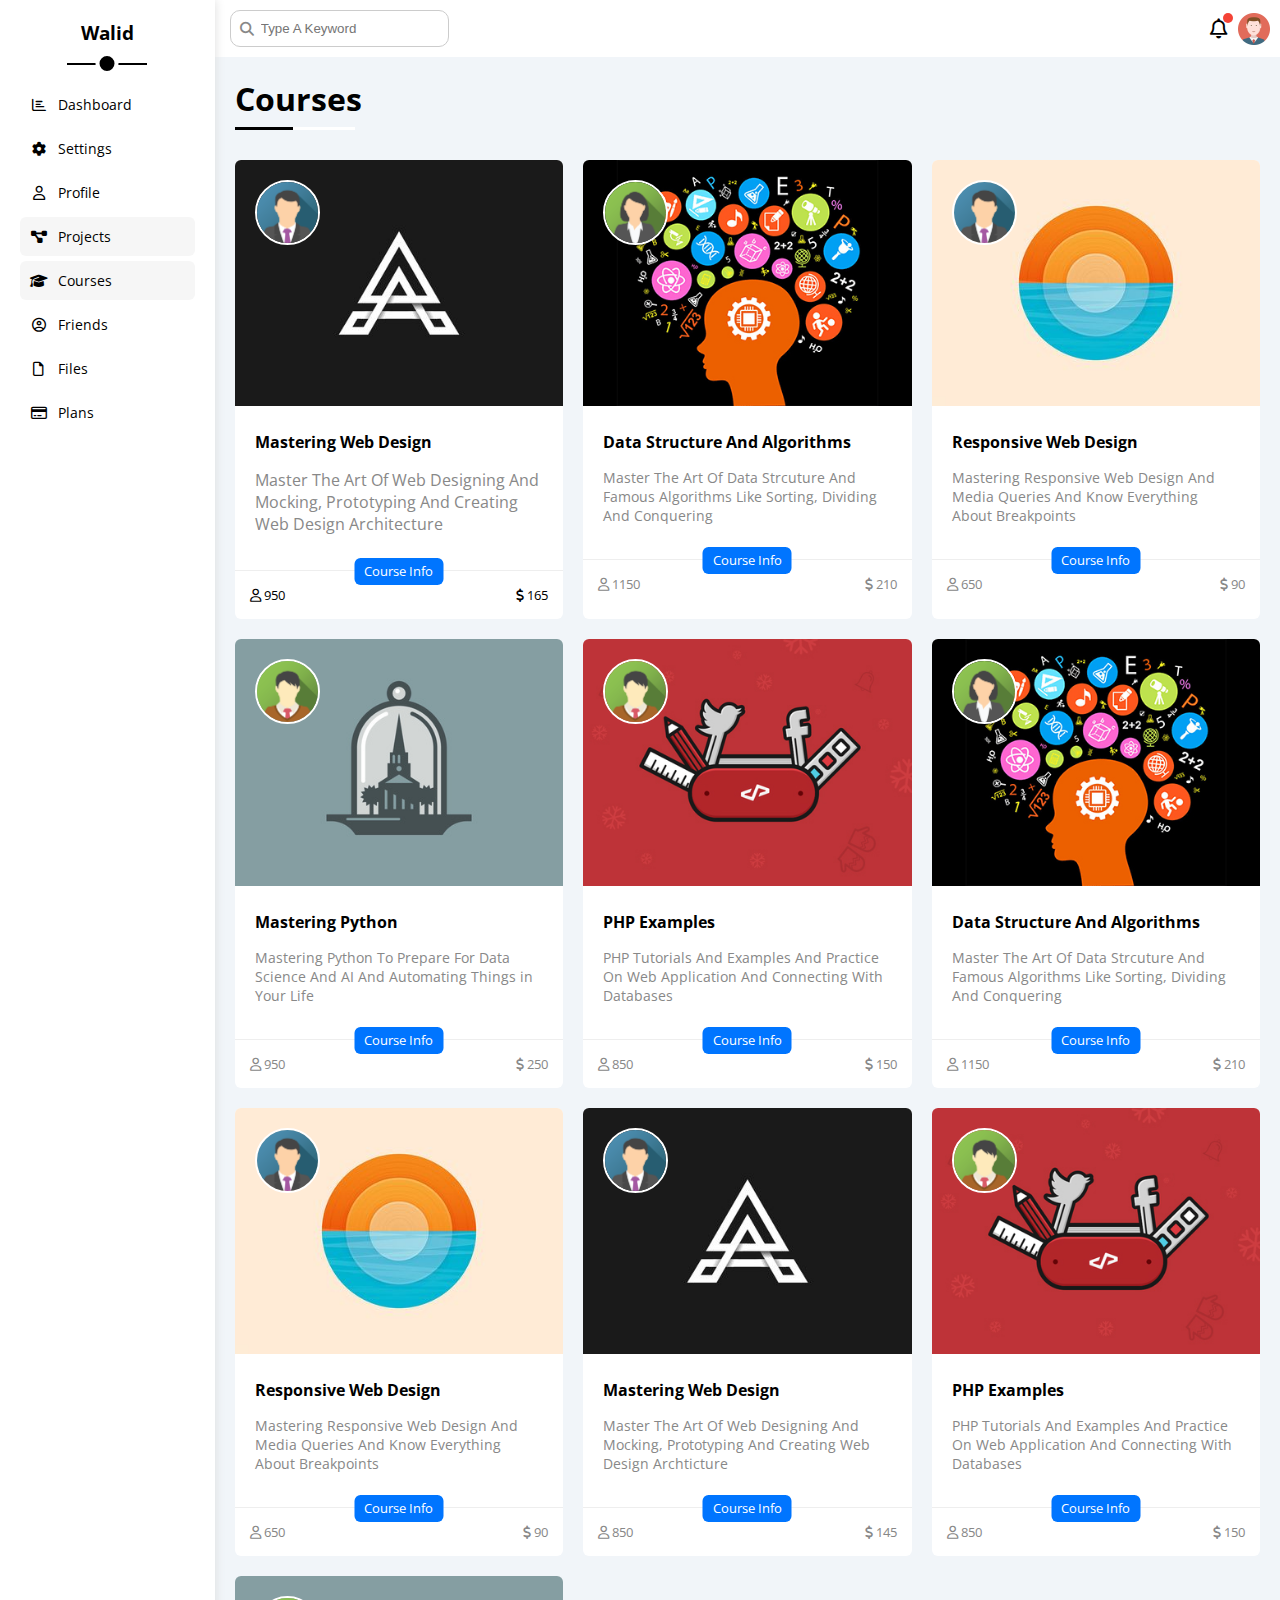
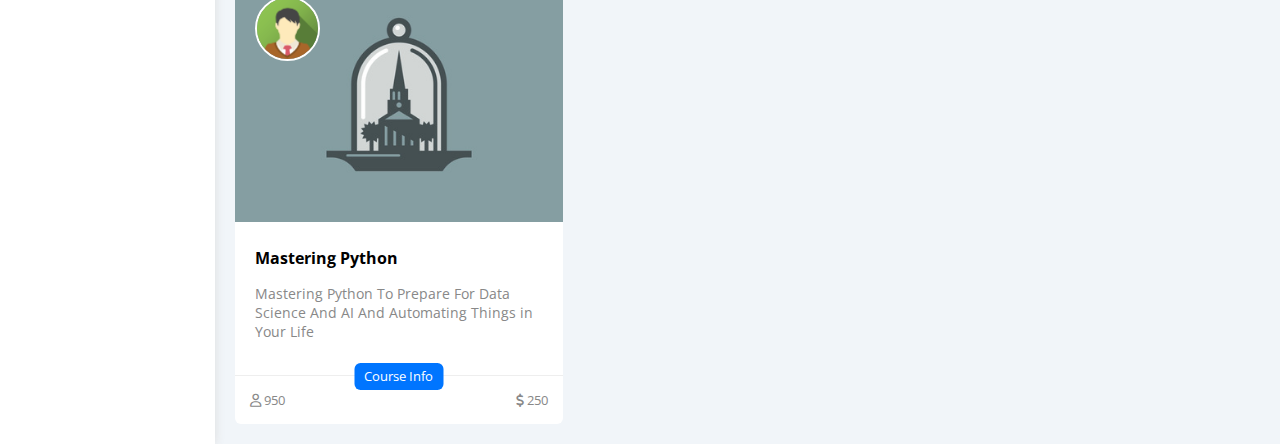
<file: courses.html>
<!DOCTYPE html>
<html lang="en">
<head>
    <meta charset="UTF-8">
    <meta http-equiv="X-UA-Compatible" content="IE=edge">
    <meta name="viewport" content="width=device-width, initial-scale=1.0">
    <link rel="preconnect" href="https://fonts.googleapis.com" />
    <link rel="stylesheet" href="./CSS/all.min.css">
    <link rel="stylesheet" href="./CSS/framework.css">
    <link rel="stylesheet" href="./CSS/master.css">
    <link rel="preconnect" href="https://fonts.gstatic.com" crossorigin />
    <link href="https://fonts.googleapis.com/css2?family=Open+Sans:wght@300;500&display=swap" rel="stylesheet" />
    <title>Courses</title>
</head>
<body>
    <div  class="page d-flex" >
        <div class="sidebar bg-white p-20 p-relative">
            <h3 class="p-relative txt-c mt-0">Walid</h3>
            <ul>
                <li>
                  <a class=" d-flex align-center fs-14 c-black rad-6 p-10" href="index.html">
                    <i class="fa-regular fa-chart-bar fa-fw"></i>
                    <span >Dashboard</span>
                  </a>
                </li>
                <li>
                  <a class=" d-flex align-center fs-14 c-black rad-6 p-10" href="settings.html">
                    <i class="fa-solid fa-gear fa-fw"></i>
                    <span>Settings</span>
                  </a>
                </li>
                <li>
                  <a class="d-flex align-center fs-14 c-black rad-6 p-10" href="profile.html">
                    <i class="fa-regular fa-user fa-fw"></i>
                    <span>Profile</span>
                  </a>
                </li>
                <li>
                  <a class="d-flex active align-center fs-14 c-black rad-6 p-10" href="projects.html">
                    <i class="fa-solid fa-diagram-project fa-fw"></i>
                    <span>Projects</span>
                  </a>
                </li>
                <li>
                  <a class="d-flex active align-center fs-14 c-black rad-6 p-10" href="courses.html">
                    <i class="fa-solid fa-graduation-cap fa-fw"></i>
                    <span>Courses</span>
                  </a>
                </li>
                <li>
                  <a class="d-flex align-center fs-14 c-black rad-6 p-10" href="friends.html">
                    <i class="fa-regular fa-circle-user fa-fw"></i>
                    <span>Friends</span>
                  </a>
                </li>
                <li>
                  <a class="d-flex align-center fs-14 c-black rad-6 p-10" href="files.html">
                    <i class="fa-regular fa-file fa-fw"></i>
                    <span>Files</span>
                  </a>
                </li>
                <li>
                  <a class="d-flex align-center fs-14 c-black rad-6 p-10" href="plans.html">
                    <i class="fa-regular fa-credit-card fa-fw"></i>
                    <span>Plans</span>
                  </a>
                </li>
              </ul>
        </div>
        <div class="content w-full">
            <!-- start head  -->
            <div class="head bg-white p-10  between-flex">
                <div class="search p-relative">
                    <input class="p-10" type="search " placeholder="Type A Keyword" >
                </div>
                <div class="image d-flex align-center">
                    <span class="notification p-relative">
                        <i class="fa-regular fa-bell fa-lg"></i>
                    </span>
                    <img src="./images/avatar.png" alt="">
                </div>
            </div>
            <!-- end head  -->
            <h1 class=" p-relative">Courses</h1>
            <!-- start courses  -->
            <div class="courses-page d-grid gap-20  m-20">
             <div class=" course bg-white rad-6 p-relative ">
              <img class="cover" src="./images/course-01.jpg" alt="">
              <img class="instructor" src="./images/team-01.png" alt="">
              <div class="p-20 ">
               <h4 class="m-0">Mastering Web Design</h4>
               <p class="description c-grey mb-15 fs14">Master The Art Of Web Designing And Mocking, Prototyping And Creating Web Design Architecture</p>
              </div>
              <div class="info between-flex p-15 p-relative">
                <span class="title bg-blue c-white btn-shape">Course Info</span>
                <span>
                    <i class="fa-regular fa-user"></i>
                    950
                </span>
                <span>
                    <i class="fa-solid fa-dollar-sign"></i>
                    165
                </span>
              </div>
             </div>
             <div class="course bg-white rad-6 p-relative">
                <img decoding="async" class="cover" src="images/course-02.jpg" alt="" />
                <img decoding="async" class="instructor" src="images/team-02.png" alt="" />
                <div class="p-20">
                  <h4 class="m-0">Data Structure And Algorithms</h4>
                  <p class="description c-grey mt-15 fs-14">
                    Master The Art Of Data Strcuture And Famous Algorithms Like Sorting, Dividing And Conquering
                  </p>
                </div>
                <div class="info p-15 p-relative between-flex">
                  <span class="title bg-blue c-white btn-shape">Course Info</span>
                  <span class="c-grey"> <i class="fa-regular fa-user"></i> 1150</span>
                  <span class="c-grey"><i class="fa-solid fa-dollar-sign"></i> 210</span>
                </div>
              </div>
              <div class="course bg-white rad-6 p-relative">
                <img decoding="async" class="cover" src="images/course-03.jpg" alt="" />
                <img decoding="async" class="instructor" src="images/team-01.png" alt="" />
                <div class="p-20">
                  <h4 class="m-0">Responsive Web Design</h4>
                  <p class="description c-grey mt-15 fs-14">
                    Mastering Responsive Web Design And Media Queries And Know Everything About Breakpoints
                  </p>
                </div>
                <div class="info p-15 p-relative between-flex">
                  <span class="title bg-blue c-white btn-shape">Course Info</span>
                  <span class="c-grey"> <i class="fa-regular fa-user"></i> 650</span>
                  <span class="c-grey"><i class="fa-solid fa-dollar-sign"></i> 90</span>
                </div>
              </div>
              <div class="course bg-white rad-6 p-relative">
                <img decoding="async" class="cover" src="images/course-04.jpg" alt="" />
                <img decoding="async" class="instructor" src="images/team-03.png" alt="" />
                <div class="p-20">
                  <h4 class="m-0">Mastering Python</h4>
                  <p class="description c-grey mt-15 fs-14">
                    Mastering Python To Prepare For Data Science And AI And Automating Things in Your Life
                  </p>
                </div>
                <div class="info p-15 p-relative between-flex">
                  <span class="title bg-blue c-white btn-shape">Course Info</span>
                  <span class="c-grey"> <i class="fa-regular fa-user"></i> 950</span>
                  <span class="c-grey"><i class="fa-solid fa-dollar-sign"></i> 250</span>
                </div>
              </div>
              <div class="course bg-white rad-6 p-relative">
                <img decoding="async" class="cover" src="images/course-05.jpg" alt="" />
                <img decoding="async" class="instructor" src="images/team-03.png" alt="" />
                <div class="p-20">
                  <h4 class="m-0">PHP Examples</h4>
                  <p class="description c-grey mt-15 fs-14">
                    PHP Tutorials And Examples And Practice On Web Application And Connecting With Databases
                  </p>
                </div>
                <div class="info p-15 p-relative between-flex">
                  <span class="title bg-blue c-white btn-shape">Course Info</span>
                  <span class="c-grey"> <i class="fa-regular fa-user"></i> 850</span>
                  <span class="c-grey"><i class="fa-solid fa-dollar-sign"></i> 150</span>
                </div>
              </div>
              <div class="course bg-white rad-6 p-relative">
                <img decoding="async" class="cover" src="images/course-02.jpg" alt="" />
                <img decoding="async" class="instructor" src="images/team-02.png" alt="" />
                <div class="p-20">
                  <h4 class="m-0">Data Structure And Algorithms</h4>
                  <p class="description c-grey mt-15 fs-14">
                    Master The Art Of Data Strcuture And Famous Algorithms Like Sorting, Dividing And Conquering
                  </p>
                </div>
                <div class="info p-15 p-relative between-flex">
                  <span class="title bg-blue c-white btn-shape">Course Info</span>
                  <span class="c-grey"> <i class="fa-regular fa-user"></i> 1150</span>
                  <span class="c-grey"><i class="fa-solid fa-dollar-sign"></i> 210</span>
                </div>
              </div>
              <div class="course bg-white rad-6 p-relative">
                <img decoding="async" class="cover" src="images/course-03.jpg" alt="" />
                <img decoding="async" class="instructor" src="images/team-01.png" alt="" />
                <div class="p-20">
                  <h4 class="m-0">Responsive Web Design</h4>
                  <p class="description c-grey mt-15 fs-14">
                    Mastering Responsive Web Design And Media Queries And Know Everything About Breakpoints
                  </p>
                </div>
                <div class="info p-15 p-relative between-flex">
                  <span class="title bg-blue c-white btn-shape">Course Info</span>
                  <span class="c-grey"> <i class="fa-regular fa-user"></i> 650</span>
                  <span class="c-grey"><i class="fa-solid fa-dollar-sign"></i> 90</span>
                </div>
              </div>
              <div class="course bg-white rad-6 p-relative">
                <img decoding="async" class="cover" src="images/course-01.jpg" alt="" />
                <img decoding="async" class="instructor" src="images/team-01.png" alt="" />
                <div class="p-20">
                  <h4 class="m-0">Mastering Web Design</h4>
                  <p class="description c-grey mt-15 fs-14">
                    Master The Art Of Web Designing And Mocking, Prototyping And Creating Web Design Archticture
                  </p>
                </div>
                <div class="info p-15 p-relative between-flex">
                  <span class="title bg-blue c-white btn-shape">Course Info</span>
                  <span class="c-grey"> <i class="fa-regular fa-user"></i> 850</span>
                  <span class="c-grey"><i class="fa-solid fa-dollar-sign"></i> 145</span>
                </div>
              </div>
              <div class="course bg-white rad-6 p-relative">
                <img decoding="async" class="cover" src="images/course-05.jpg" alt="" />
                <img decoding="async" class="instructor" src="images/team-03.png" alt="" />
                <div class="p-20">
                  <h4 class="m-0">PHP Examples</h4>
                  <p class="description c-grey mt-15 fs-14">
                    PHP Tutorials And Examples And Practice On Web Application And Connecting With Databases
                  </p>
                </div>
                <div class="info p-15 p-relative between-flex">
                  <span class="title bg-blue c-white btn-shape">Course Info</span>
                  <span class="c-grey"> <i class="fa-regular fa-user"></i> 850</span>
                  <span class="c-grey"><i class="fa-solid fa-dollar-sign"></i> 150</span>
                </div>
              </div>
              <div class="course bg-white rad-6 p-relative">
                <img decoding="async" class="cover" src="images/course-04.jpg" alt="" />
                <img decoding="async" class="instructor" src="images/team-03.png" alt="" />
                <div class="p-20">
                  <h4 class="m-0">Mastering Python</h4>
                  <p class="description c-grey mt-15 fs-14">
                    Mastering Python To Prepare For Data Science And AI And Automating Things in Your Life
                  </p>
                </div>
                <div class="info p-15 p-relative between-flex">
                  <span class="title bg-blue c-white btn-shape">Course Info</span>
                  <span class="c-grey"> <i class="fa-regular fa-user"></i> 950</span>
                  <span class="c-grey"><i class="fa-solid fa-dollar-sign"></i> 250</span>
                </div>
            </div>
            <!-- end courses  -->
            
            </div>
          </div>
            
        </div>
    
</body>
</html>
</file>
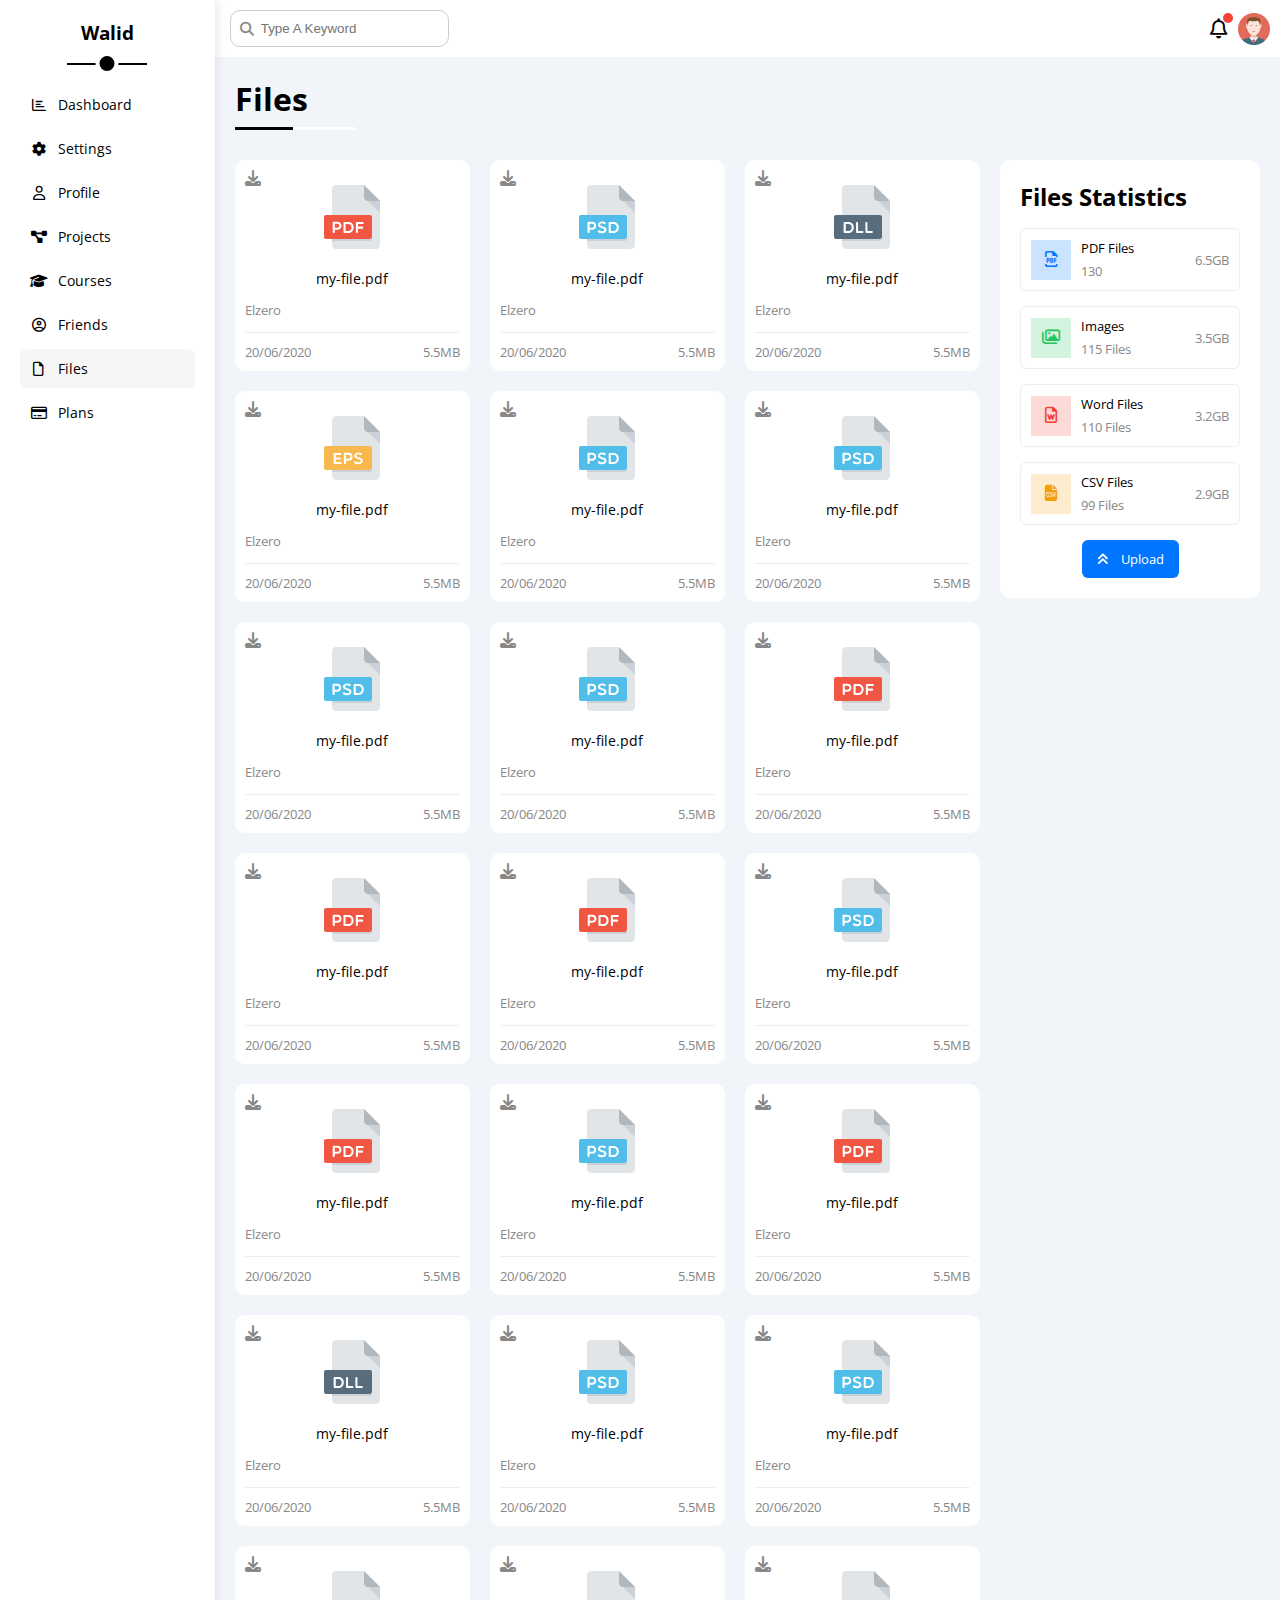
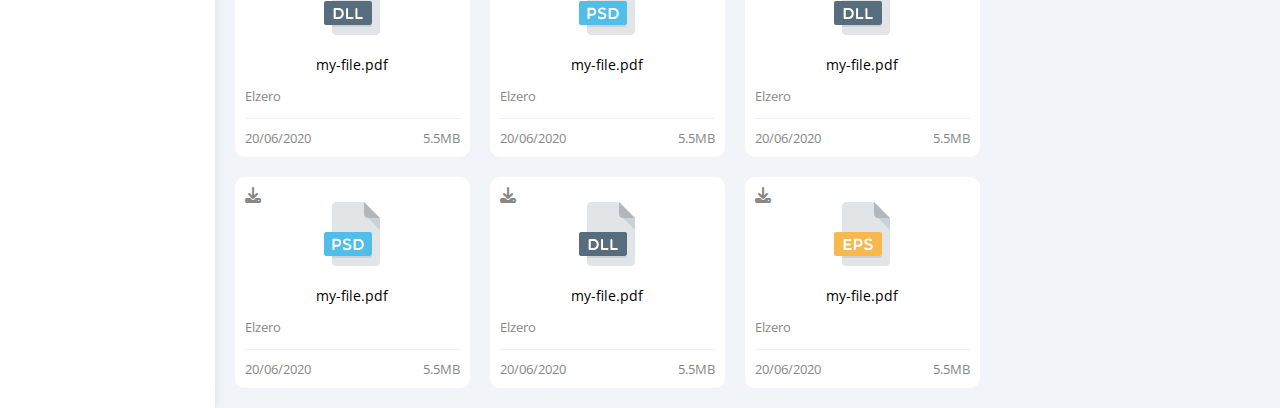
<file: files.html>
<!DOCTYPE html>
<html lang="en">
<head>
    <meta charset="UTF-8">
    <meta http-equiv="X-UA-Compatible" content="IE=edge">
    <meta name="viewport" content="width=device-width, initial-scale=1.0">
    <link rel="preconnect" href="https://fonts.googleapis.com" />
    <link rel="stylesheet" href="./CSS/all.min.css">
    <link rel="stylesheet" href="./CSS/framework.css">
    <link rel="stylesheet" href="./CSS/master.css">
    <link rel="preconnect" href="https://fonts.gstatic.com" crossorigin />
    <link href="https://fonts.googleapis.com/css2?family=Open+Sans:wght@300;500&display=swap" rel="stylesheet" />
    <title>Files</title>
</head>
<body>
    <div  class="page d-flex" >
        <div class="sidebar bg-white p-20 p-relative">
            <h3 class="p-relative txt-c mt-0">Walid</h3>
            <ul>
                <li>
                  <a class=" d-flex align-center fs-14 c-black rad-6 p-10" href="index.html">
                    <i class="fa-regular fa-chart-bar fa-fw"></i>
                    <span >Dashboard</span>
                  </a>
                </li>
                <li>
                  <a class=" d-flex align-center fs-14 c-black rad-6 p-10" href="settings.html">
                    <i class="fa-solid fa-gear fa-fw"></i>
                    <span>Settings</span>
                  </a>
                </li>
                <li>
                  <a class="d-flex align-center fs-14 c-black rad-6 p-10" href="profile.html">
                    <i class="fa-regular fa-user fa-fw"></i>
                    <span>Profile</span>
                  </a>
                </li>
                <li>
                  <a class="d-flex  align-center fs-14 c-black rad-6 p-10" href="projects.html">
                    <i class="fa-solid fa-diagram-project fa-fw"></i>
                    <span>Projects</span>
                  </a>
                </li>
                <li>
                  <a class="d-flex  align-center fs-14 c-black rad-6 p-10" href="courses.html">
                    <i class="fa-solid fa-graduation-cap fa-fw"></i>
                    <span>Courses</span>
                  </a>
                </li>
                <li>
                  <a class="d-flex align-center fs-14 c-black rad-6 p-10" href="friends.html">
                    <i class="fa-regular fa-circle-user fa-fw"></i>
                    <span>Friends</span>
                  </a>
                </li>
                <li>
                  <a class="d-flex active align-center fs-14 c-black rad-6 p-10" href="files.html">
                    <i class="fa-regular fa-file fa-fw"></i>
                    <span>Files</span>
                  </a>
                </li>
                <li>
                  <a class="d-flex align-center fs-14 c-black rad-6 p-10" href="plans.html">
                    <i class="fa-regular fa-credit-card fa-fw"></i>
                    <span>Plans</span>
                  </a>
                </li>
              </ul>
        </div>
        <div class="content w-full">
            <!-- start head  -->
            <div class="head bg-white p-10  between-flex">
                <div class="search p-relative">
                    <input class="p-10" type="search " placeholder="Type A Keyword" >
                </div>
                <div class="image d-flex align-center">
                    <span class="notification p-relative">
                        <i class="fa-regular fa-bell fa-lg"></i>
                    </span>
                    <img src="./images/avatar.png" alt="">
                </div>
            </div>
            <!-- end head  -->
            <h1 class=" p-relative">Files</h1>
            <div class="files-page d-flex m-20 gap-20">
                <div class="files-stats p-20 bg-white rad-10">
                  <h2 class="mt-0 mb-15 txt-c-mobile">Files Statistics</h2>
                  <div class="d-flex align-center border-eee p-10 rad-6 mb-15 fs-13">
                    <i class="fa-regular fa-file-pdf fa-lg blue center-flex c-blue icon"></i>
                    <div class="info">
                      <span>PDF Files</span>
                      <span class="c-grey d-block mt-5">130</span>
                    </div>
                    <div class="size c-grey">6.5GB</div>
                  </div>
                  <div class="d-flex align-center border-eee p-10 rad-6 mb-15 fs-13">
                    <i class="fa-regular fa-images fa-lg green center-flex c-green icon"></i>
                    <div class="info">
                      <span>Images</span>
                      <span class="c-grey d-block mt-5">115 Files</span>
                    </div>
                    <div class="size c-grey">3.5GB</div>
                  </div>
                  <div class="d-flex align-center border-eee p-10 rad-6 mb-15 fs-13">
                    <i class="fa-regular fa-file-word fa-lg red center-flex c-red icon"></i>
                    <div class="info">
                      <span>Word Files</span>
                      <span class="c-grey d-block mt-5">110 Files</span>
                    </div>
                    <div class="size c-grey">3.2GB</div>
                  </div>
                  <div class="d-flex align-center border-eee p-10 rad-6 fs-13">
                    <i class="fa-solid fa-file-csv fa-lg orange center-flex c-orange icon"></i>
                    <div class="info">
                      <span>CSV Files</span>
                      <span class="c-grey d-block mt-5">99 Files</span>
                    </div>
                    <div class="size c-grey">2.9GB</div>
                  </div>
                  <a class="upload bg-blue c-white fs-13 rad-6 d-block w-fit" href="#">
                    <i class="fa-solid fa-angles-up mr-10"></i>
                    Upload
                  </a>
                </div>
           <div class="files-content d-grid gap-20">
            <div class="file bg-white p-10 rad-10">
                <i class="fa-solid fa-download c-grey p-absolute"></i>
                <div class="icon txt-c">
                    <img decoding="async" class="mt-15 mb-15" src="./images/pdf11.svg" alt=""/>
                </div>
                <div class="txt-c mb-10 fs-14">my-file.pdf</div>
                <p class="c-grey fs-13">Elzero</p>
                <div class="info between-flex mt-10 pt-10 fs-13 c-grey">
                  <span>20/06/2020</span>
                  <span>5.5MB</span>
                </div>
              </div>
            <div class="file bg-white p-10 rad-10">
                <i class="fa-solid fa-download c-grey p-absolute"></i>
                <div class="icon txt-c">
                  <img decoding="async" class="mt-15 mb-15" src="./images/psd (1).svg" alt="" />
                </div>
                <div class="txt-c mb-10 fs-14">my-file.pdf</div>
                <p class="c-grey fs-13">Elzero</p>
                <div class="info between-flex mt-10 pt-10 fs-13 c-grey">
                  <span>20/06/2020</span>
                  <span>5.5MB</span>
                </div>
              </div>
            <div class="file bg-white p-10 rad-10">
                <i class="fa-solid fa-download c-grey p-absolute"></i>
                <div class="icon txt-c">
                  <img decoding="async" class="mt-15 mb-15" src="./images/dll (1).svg" alt="" />
                </div>
                <div class="txt-c mb-10 fs-14">my-file.pdf</div>
                <p class="c-grey fs-13">Elzero</p>
                <div class="info between-flex mt-10 pt-10 fs-13 c-grey">
                  <span>20/06/2020</span>
                  <span>5.5MB</span>
                </div>
              </div>
            <div class="file bg-white p-10 rad-10">
                <i class="fa-solid fa-download c-grey p-absolute"></i>
                <div class="icon txt-c">
                  <img decoding="async" class="mt-15 mb-15" src="./images/eps.svg" alt="" />
                </div>
                <div class="txt-c mb-10 fs-14">my-file.pdf</div>
                <p class="c-grey fs-13">Elzero</p>
                <div class="info between-flex mt-10 pt-10 fs-13 c-grey">
                  <span>20/06/2020</span>
                  <span>5.5MB</span>
                </div>
              </div>
            <div class="file bg-white p-10 rad-10">
                <i class="fa-solid fa-download c-grey p-absolute"></i>
                <div class="icon txt-c">
                  <img decoding="async" class="mt-15 mb-15" src="./images/psd (1).svg" alt="" />
                </div>
                <div class="txt-c mb-10 fs-14">my-file.pdf</div>
                <p class="c-grey fs-13">Elzero</p>
                <div class="info between-flex mt-10 pt-10 fs-13 c-grey">
                  <span>20/06/2020</span>
                  <span>5.5MB</span>
                </div>
              </div>
            <div class="file bg-white p-10 rad-10">
                <i class="fa-solid fa-download c-grey p-absolute"></i>
                <div class="icon txt-c">
                  <img decoding="async" class="mt-15 mb-15" src="./images/psd (1).svg" alt="" />
                </div>
                <div class="txt-c mb-10 fs-14">my-file.pdf</div>
                <p class="c-grey fs-13">Elzero</p>
                <div class="info between-flex mt-10 pt-10 fs-13 c-grey">
                  <span>20/06/2020</span>
                  <span>5.5MB</span>
                </div>
              </div>
            <div class="file bg-white p-10 rad-10">
                <i class="fa-solid fa-download c-grey p-absolute"></i>
                <div class="icon txt-c">
                  <img decoding="async" class="mt-15 mb-15" src="./images/psd (1).svg" alt="" />
                </div>
                <div class="txt-c mb-10 fs-14">my-file.pdf</div>
                <p class="c-grey fs-13">Elzero</p>
                <div class="info between-flex mt-10 pt-10 fs-13 c-grey">
                  <span>20/06/2020</span>
                  <span>5.5MB</span>
                </div>
              </div>
            <div class="file bg-white p-10 rad-10">
                <i class="fa-solid fa-download c-grey p-absolute"></i>
                <div class="icon txt-c">
                  <img decoding="async" class="mt-15 mb-15" src="./images/psd (1).svg" alt="" />
                </div>
                <div class="txt-c mb-10 fs-14">my-file.pdf</div>
                <p class="c-grey fs-13">Elzero</p>
                <div class="info between-flex mt-10 pt-10 fs-13 c-grey">
                  <span>20/06/2020</span>
                  <span>5.5MB</span>
                </div>
              </div>
            <div class="file bg-white p-10 rad-10">
                <i class="fa-solid fa-download c-grey p-absolute"></i>
                <div class="icon txt-c">
                    <img decoding="async" class="mt-15 mb-15" src="./images/pdf11.svg" alt=""/>
                </div>
                <div class="txt-c mb-10 fs-14">my-file.pdf</div>
                <p class="c-grey fs-13">Elzero</p>
                <div class="info between-flex mt-10 pt-10 fs-13 c-grey">
                  <span>20/06/2020</span>
                  <span>5.5MB</span>
                </div>
              </div>
            <div class="file bg-white p-10 rad-10">
                <i class="fa-solid fa-download c-grey p-absolute"></i>
                <div class="icon txt-c">
                  <img decoding="async" class="mt-15 mb-15" src="./images/pdf11.svg" alt=""/>
                </div>
                <div class="txt-c mb-10 fs-14">my-file.pdf</div>
                <p class="c-grey fs-13">Elzero</p>
                <div class="info between-flex mt-10 pt-10 fs-13 c-grey">
                  <span>20/06/2020</span>
                  <span>5.5MB</span>
                </div>
              </div>
            <div class="file bg-white p-10 rad-10">
                <i class="fa-solid fa-download c-grey p-absolute"></i>
                <div class="icon txt-c">
                    <img decoding="async" class="mt-15 mb-15" src="./images/pdf11.svg" alt="" />
                </div>
                <div class="txt-c mb-10 fs-14">my-file.pdf</div>
                <p class="c-grey fs-13">Elzero</p>
                <div class="info between-flex mt-10 pt-10 fs-13 c-grey">
                  <span>20/06/2020</span>
                  <span>5.5MB</span>
                </div>
              </div>
            <div class="file bg-white p-10 rad-10">
                <i class="fa-solid fa-download c-grey p-absolute"></i>
                <div class="icon txt-c">
                  <img decoding="async" class="mt-15 mb-15" src="./images/psd (1).svg" alt="" />
                </div>
                <div class="txt-c mb-10 fs-14">my-file.pdf</div>
                <p class="c-grey fs-13">Elzero</p>
                <div class="info between-flex mt-10 pt-10 fs-13 c-grey">
                  <span>20/06/2020</span>
                  <span>5.5MB</span>
                </div>
              </div>
            <div class="file bg-white p-10 rad-10">
                <i class="fa-solid fa-download c-grey p-absolute"></i>
                <div class="icon txt-c">
                    <img decoding="async" class="mt-15 mb-15" src="./images/pdf11.svg" alt="" />
                </div>
                <div class="txt-c mb-10 fs-14">my-file.pdf</div>
                <p class="c-grey fs-13">Elzero</p>
                <div class="info between-flex mt-10 pt-10 fs-13 c-grey">
                  <span>20/06/2020</span>
                  <span>5.5MB</span>
                </div>
              </div>
            <div class="file bg-white p-10 rad-10">
                <i class="fa-solid fa-download c-grey p-absolute"></i>
                <div class="icon txt-c">
                  <img decoding="async" class="mt-15 mb-15" src="./images/psd (1).svg" alt="" />
                </div>
                <div class="txt-c mb-10 fs-14">my-file.pdf</div>
                <p class="c-grey fs-13">Elzero</p>
                <div class="info between-flex mt-10 pt-10 fs-13 c-grey">
                  <span>20/06/2020</span>
                  <span>5.5MB</span>
                </div>
              </div>
            <div class="file bg-white p-10 rad-10">
                <i class="fa-solid fa-download c-grey p-absolute"></i>
                <div class="icon txt-c">
                    <img decoding="async" class="mt-15 mb-15" src="./images/pdf11.svg" alt="" />
                </div>
                <div class="txt-c mb-10 fs-14">my-file.pdf</div>
                <p class="c-grey fs-13">Elzero</p>
                <div class="info between-flex mt-10 pt-10 fs-13 c-grey">
                  <span>20/06/2020</span>
                  <span>5.5MB</span>
                </div>
              </div>
            <div class="file bg-white p-10 rad-10">
                <i class="fa-solid fa-download c-grey p-absolute"></i>
                <div class="icon txt-c">
                  <img decoding="async" class="mt-15 mb-15" src="./images/dll (1).svg" alt="" />
                </div>
                <div class="txt-c mb-10 fs-14">my-file.pdf</div>
                <p class="c-grey fs-13">Elzero</p>
                <div class="info between-flex mt-10 pt-10 fs-13 c-grey">
                  <span>20/06/2020</span>
                  <span>5.5MB</span>
                </div>
              </div>
            <div class="file bg-white p-10 rad-10">
                <i class="fa-solid fa-download c-grey p-absolute"></i>
                <div class="icon txt-c">
                  <img decoding="async" class="mt-15 mb-15" src="./images/psd (1).svg" alt="" />
                </div>
                <div class="txt-c mb-10 fs-14">my-file.pdf</div>
                <p class="c-grey fs-13">Elzero</p>
                <div class="info between-flex mt-10 pt-10 fs-13 c-grey">
                  <span>20/06/2020</span>
                  <span>5.5MB</span>
                </div>
              </div>
            <div class="file bg-white p-10 rad-10">
                <i class="fa-solid fa-download c-grey p-absolute"></i>
                <div class="icon txt-c">
                  <img decoding="async" class="mt-15 mb-15" src="./images/psd (1).svg" alt="" />
                </div>
                <div class="txt-c mb-10 fs-14">my-file.pdf</div>
                <p class="c-grey fs-13">Elzero</p>
                <div class="info between-flex mt-10 pt-10 fs-13 c-grey">
                  <span>20/06/2020</span>
                  <span>5.5MB</span>
                </div>
              </div>
            <div class="file bg-white p-10 rad-10">
                <i class="fa-solid fa-download c-grey p-absolute"></i>
                <div class="icon txt-c">
                    <img decoding="async" class="mt-15 mb-15" src="./images/dll (1).svg" alt="" />
                </div>
                <div class="txt-c mb-10 fs-14">my-file.pdf</div>
                <p class="c-grey fs-13">Elzero</p>
                <div class="info between-flex mt-10 pt-10 fs-13 c-grey">
                  <span>20/06/2020</span>
                  <span>5.5MB</span>
                </div>
              </div>
            <div class="file bg-white p-10 rad-10">
                <i class="fa-solid fa-download c-grey p-absolute"></i>
                <div class="icon txt-c">
                  <img decoding="async" class="mt-15 mb-15" src="./images/psd (1).svg" alt="" />
                </div>
                <div class="txt-c mb-10 fs-14">my-file.pdf</div>
                <p class="c-grey fs-13">Elzero</p>
                <div class="info between-flex mt-10 pt-10 fs-13 c-grey">
                  <span>20/06/2020</span>
                  <span>5.5MB</span>
                </div>
              </div>
            <div class="file bg-white p-10 rad-10">
                <i class="fa-solid fa-download c-grey p-absolute"></i>
                <div class="icon txt-c">
                    <img decoding="async" class="mt-15 mb-15" src="./images/dll (1).svg" alt="" />
                </div>
                <div class="txt-c mb-10 fs-14">my-file.pdf</div>
                <p class="c-grey fs-13">Elzero</p>
                <div class="info between-flex mt-10 pt-10 fs-13 c-grey">
                  <span>20/06/2020</span>
                  <span>5.5MB</span>
                </div>
              </div>
            <div class="file bg-white p-10 rad-10">
                <i class="fa-solid fa-download c-grey p-absolute"></i>
                <div class="icon txt-c">
                  <img decoding="async" class="mt-15 mb-15" src="./images/psd (1).svg" alt="" />
                </div>
                <div class="txt-c mb-10 fs-14">my-file.pdf</div>
                <p class="c-grey fs-13">Elzero</p>
                <div class="info between-flex mt-10 pt-10 fs-13 c-grey">
                  <span>20/06/2020</span>
                  <span>5.5MB</span>
                </div>
              </div>
            <div class="file bg-white p-10 rad-10">
                <i class="fa-solid fa-download c-grey p-absolute"></i>
                <div class="icon txt-c">
                    <img decoding="async" class="mt-15 mb-15" src="./images/dll (1).svg" alt="" />
                </div>
                <div class="txt-c mb-10 fs-14">my-file.pdf</div>
                <p class="c-grey fs-13">Elzero</p>
                <div class="info between-flex mt-10 pt-10 fs-13 c-grey">
                  <span>20/06/2020</span>
                  <span>5.5MB</span>
                </div>
              </div>
            <div class="file bg-white p-10 rad-10">
                <i class="fa-solid fa-download c-grey p-absolute"></i>
                <div class="icon txt-c">
                    <img decoding="async" class="mt-15 mb-15" src="./images/eps.svg" alt="" />
                </div>
                <div class="txt-c mb-10 fs-14">my-file.pdf</div>
                <p class="c-grey fs-13">Elzero</p>
                <div class="info between-flex mt-10 pt-10 fs-13 c-grey">
                  <span>20/06/2020</span>
                  <span>5.5MB</span>
                </div>
              </div>
           </div>

            
        </div>
    
</body>
</html>
</file>
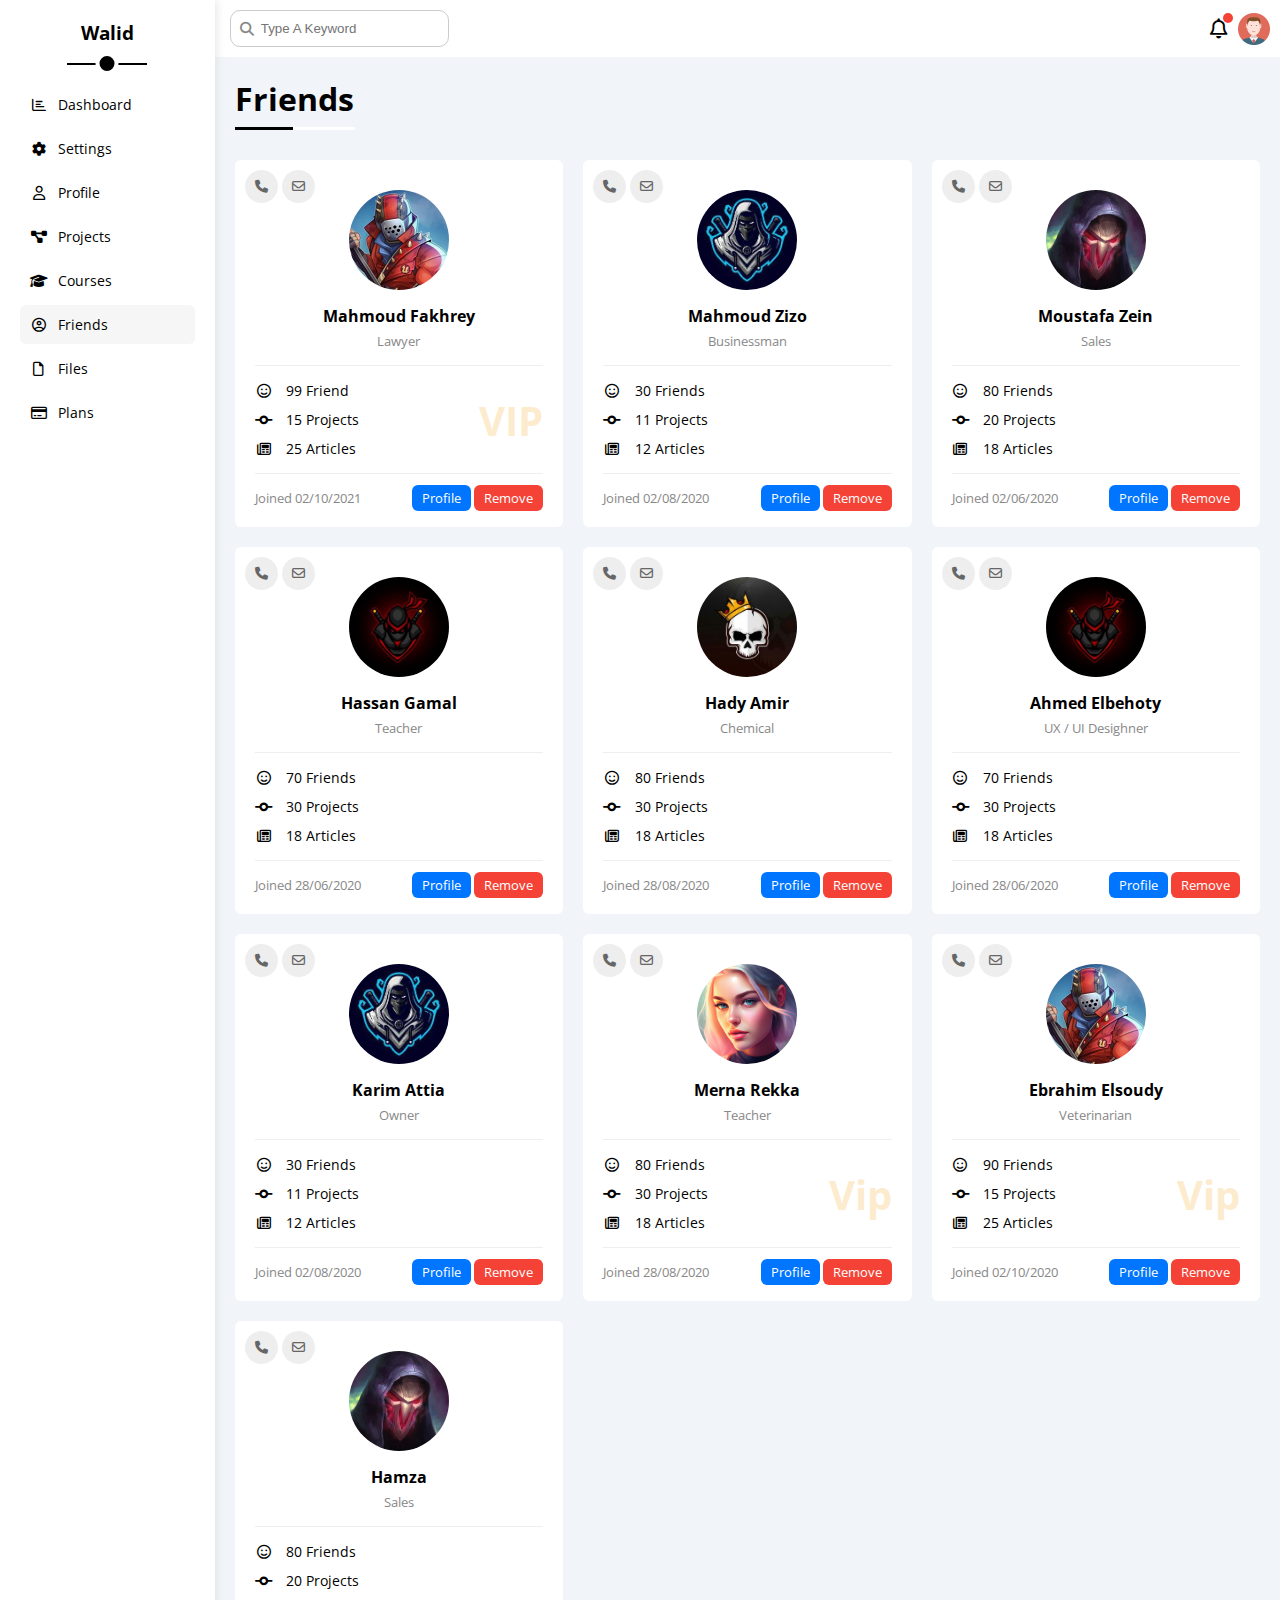
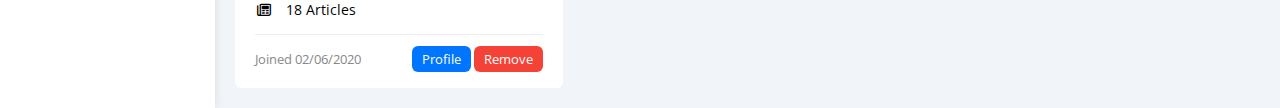
<file: friends.html>
<!DOCTYPE html>
<html lang="en">
<head>
    <meta charset="UTF-8">
    <meta http-equiv="X-UA-Compatible" content="IE=edge">
    <meta name="viewport" content="width=device-width, initial-scale=1.0">
    <link rel="preconnect" href="https://fonts.googleapis.com" />
    <link rel="stylesheet" href="./CSS/all.min.css">
    <link rel="stylesheet" href="./CSS/framework.css">
    <link rel="stylesheet" href="./CSS/master.css">
    <link rel="preconnect" href="https://fonts.gstatic.com" crossorigin />
    <link href="https://fonts.googleapis.com/css2?family=Open+Sans:wght@300;500&display=swap" rel="stylesheet" />
    <title>Friends</title>
</head>
<body>
    <div  class="page d-flex" >
        <div class="sidebar bg-white p-20 p-relative">
            <h3 class="p-relative txt-c mt-0">Walid</h3>
            <ul>
                <li>
                  <a class=" d-flex align-center fs-14 c-black rad-6 p-10" href="index.html">
                    <i class="fa-regular fa-chart-bar fa-fw"></i>
                    <span >Dashboard</span>
                  </a>
                </li>
                <li>
                  <a class=" d-flex align-center fs-14 c-black rad-6 p-10" href="settings.html">
                    <i class="fa-solid fa-gear fa-fw"></i>
                    <span>Settings</span>
                  </a>
                </li>
                <li>
                  <a class="d-flex align-center fs-14 c-black rad-6 p-10" href="profile.html">
                    <i class="fa-regular fa-user fa-fw"></i>
                    <span>Profile</span>
                  </a>
                </li>
                <li>
                  <a class="d-flex  align-center fs-14 c-black rad-6 p-10" href="projects.html">
                    <i class="fa-solid fa-diagram-project fa-fw"></i>
                    <span>Projects</span>
                  </a>
                </li>
                <li>
                  <a class="d-flex  align-center fs-14 c-black rad-6 p-10" href="courses.html">
                    <i class="fa-solid fa-graduation-cap fa-fw"></i>
                    <span>Courses</span>
                  </a>
                </li>
                <li>
                  <a class="d-flex active align-center fs-14 c-black rad-6 p-10" href="friends.html">
                    <i class="fa-regular fa-circle-user fa-fw"></i>
                    <span>Friends</span>
                  </a>
                </li>
                <li>
                  <a class="d-flex align-center fs-14 c-black rad-6 p-10" href="files.html">
                    <i class="fa-regular fa-file fa-fw"></i>
                    <span>Files</span>
                  </a>
                </li>
                <li>
                  <a class="d-flex align-center fs-14 c-black rad-6 p-10" href="plans.html">
                    <i class="fa-regular fa-credit-card fa-fw"></i>
                    <span>Plans</span>
                  </a>
                </li>
              </ul>
        </div>
        <div class="content w-full">
            <!-- start head  -->
            <div class="head bg-white p-10  between-flex">
                <div class="search p-relative">
                    <input class="p-10" type="search " placeholder="Type A Keyword" >
                </div>
                <div class="image d-flex align-center">
                    <span class="notification p-relative">
                        <i class="fa-regular fa-bell fa-lg"></i>
                    </span>
                    <img src="./images/avatar.png" alt="">
                </div>
            </div>
            <!-- end head  -->
            <h1 class=" p-relative">Friends</h1>
          <!-- start frinds page  -->
          <div class="friends-page d-grid m-20 gap-20">
            <div class="friend bg-white rad-6 p-20 p-relative">
              <div class="contact">
                <i class="fa-solid fa-phone"></i>
                <i class="fa-regular fa-envelope"></i>
              </div>
              <div class="txt-c">
                <img decoding="async" class="rad-half mt-10 mb-10 w-100 h-100" src="images/friend-01.jpg" alt="" />
                <h4 class="m-0">Mahmoud Fakhrey</h4>
                <p class="c-grey fs-13 mt-5 mb-0">Lawyer</p>
              </div>
              <div class="icons fs-14 p-relative">
                <div class="mb-10">
                  <i class="fa-regular fa-face-smile fa-fw"></i>
                  <span>99 Friend</span>
                </div>
                <div class="mb-10">
                  <i class="fa-solid fa-code-commit fa-fw"></i>
                  <span>15 Projects</span>
                </div>
                <div>
                  <i class="fa-regular fa-newspaper fa-fw"></i>
                  <span>25 Articles</span>
                </div>
                <span class="vip fw-bold c-orange">VIP</span>
              </div>
              <div class="info between-flex fs-13">
                <span class="c-grey">Joined 02/10/2021</span>
                <div>
                  <a class="bg-blue c-white btn-shape" href="profile.html">Profile</a>
                  <a class="bg-red c-white btn-shape" href="#">Remove</a>
                </div>
              </div>
            </div>
            <div class="friend bg-white rad-6 p-20 p-relative">
              <div class="contact">
                <i class="fa-solid fa-phone"></i>
                <i class="fa-regular fa-envelope"></i>
              </div>
              <div class="txt-c">
                <img decoding="async" class="rad-half mt-10 mb-10 w-100 h-100" src="images/friend-02.jpg" alt="" />
                <h4 class="m-0">Mahmoud Zizo</h4>
                <p class="c-grey fs-13 mt-5 mb-0">Businessman</p>
              </div>
              <div class="icons fs-14 p-relative">
                <div class="mb-10">
                  <i class="fa-regular fa-face-smile fa-fw"></i>
                  <span>30 Friends</span>
                </div>
                <div class="mb-10">
                  <i class="fa-solid fa-code-commit fa-fw"></i>
                  <span>11 Projects</span>
                </div>
                <div>
                  <i class="fa-regular fa-newspaper fa-fw"></i>
                  <span>12 Articles</span>
                </div>
              </div>
              <div class="info between-flex fs-13">
                <span class="c-grey">Joined 02/08/2020</span>
                <div>
                  <a class="bg-blue c-white btn-shape" href="profile.html">Profile</a>
                  <a class="bg-red c-white btn-shape" href="">Remove</a>
                </div>
              </div>
            </div>
            <div class="friend bg-white rad-6 p-20 p-relative">
              <div class="contact">
                <i class="fa-solid fa-phone"></i>
                <i class="fa-regular fa-envelope"></i>
              </div>
              <div class="txt-c">
                <img decoding="async" class="rad-half mt-10 mb-10 w-100 h-100" src="images/friend-03.jpg" alt="" />
                <h4 class="m-0">Moustafa Zein</h4>
                <p class="c-grey fs-13 mt-5 mb-0">Sales</p>
              </div>
              <div class="icons fs-14 p-relative">
                <div class="mb-10">
                  <i class="fa-regular fa-face-smile fa-fw"></i>
                  <span>80 Friends</span>
                </div>
                <div class="mb-10">
                  <i class="fa-solid fa-code-commit fa-fw"></i>
                  <span>20 Projects</span>
                </div>
                <div>
                  <i class="fa-regular fa-newspaper fa-fw"></i>
                  <span>18 Articles</span>
                </div>
              </div>
              <div class="info between-flex fs-13">
                <span class="c-grey">Joined 02/06/2020</span>
                <div>
                  <a class="bg-blue c-white btn-shape" href="profile.html">Profile</a>
                  <a class="bg-red c-white btn-shape" href="">Remove</a>
                </div>
              </div>
            </div>
            <div class="friend bg-white rad-6 p-20 p-relative">
              <div class="contact">
                <i class="fa-solid fa-phone"></i>
                <i class="fa-regular fa-envelope"></i>
              </div>
              <div class="txt-c">
                <img decoding="async" class="rad-half mt-10 mb-10 w-100 h-100" src="images/friend-04.jpg" alt="" />
                <h4 class="m-0">Hassan Gamal</h4>
                <p class="c-grey fs-13 mt-5 mb-0">Teacher</p>
              </div>
              <div class="icons fs-14 p-relative">
                <div class="mb-10">
                  <i class="fa-regular fa-face-smile fa-fw"></i>
                  <span>70 Friends</span>
                </div>
                <div class="mb-10">
                  <i class="fa-solid fa-code-commit fa-fw"></i>
                  <span>30 Projects</span>
                </div>
                <div>
                  <i class="fa-regular fa-newspaper fa-fw"></i>
                  <span>18 Articles</span>
                </div>
              </div>
              <div class="info between-flex fs-13">
                <span class="c-grey">Joined 28/06/2020</span>
                <div>
                  <a class="bg-blue c-white btn-shape" href="profile.html">Profile</a>
                  <a class="bg-red c-white btn-shape" href="">Remove</a>
                </div>
              </div>
            </div>
            <div class="friend bg-white rad-6 p-20 p-relative">
              <div class="contact">
                <i class="fa-solid fa-phone"></i>
                <i class="fa-regular fa-envelope"></i>
              </div>
              <div class="txt-c">
                <img decoding="async" class="rad-half mt-10 mb-10 w-100 h-100" src="images/friend-05.jpg" alt="" />
                <h4 class="m-0">Hady Amir</h4>
                <p class="c-grey fs-13 mt-5 mb-0">Chemical</p>
              </div>
              <div class="icons fs-14 p-relative">
                <div class="mb-10">
                  <i class="fa-regular fa-face-smile fa-fw"></i>
                  <span>80 Friends</span>
                </div>
                <div class="mb-10">
                  <i class="fa-solid fa-code-commit fa-fw"></i>
                  <span>30 Projects</span>
                </div>
                <div>
                  <i class="fa-regular fa-newspaper fa-fw"></i>
                  <span>18 Articles</span>
                </div>
              </div>
              <div class="info between-flex fs-13">
                <span class="c-grey">Joined 28/08/2020</span>
                <div>
                  <a class="bg-blue c-white btn-shape" href="profile.html">Profile</a>
                  <a class="bg-red c-white btn-shape" href="">Remove</a>
                </div>
              </div>
            </div>
            <div class="friend bg-white rad-6 p-20 p-relative">
              <div class="contact">
                <i class="fa-solid fa-phone"></i>
                <i class="fa-regular fa-envelope"></i>
              </div>
              <div class="txt-c">
                <img decoding="async" class="rad-half mt-10 mb-10 w-100 h-100" src="images/friend-04.jpg" alt="" />
                <h4 class="m-0">Ahmed Elbehoty</h4>
                <p class="c-grey fs-13 mt-5 mb-0">UX / UI Desighner</p>
              </div>
              <div class="icons fs-14 p-relative">
                <div class="mb-10">
                  <i class="fa-regular fa-face-smile fa-fw"></i>
                  <span>70 Friends</span>
                </div>
                <div class="mb-10">
                  <i class="fa-solid fa-code-commit fa-fw"></i>
                  <span>30 Projects</span>
                </div>
                <div>
                  <i class="fa-regular fa-newspaper fa-fw"></i>
                  <span>18 Articles</span>
                </div>
              </div>
              <div class="info between-flex fs-13">
                <span class="c-grey">Joined 28/06/2020</span>
                <div>
                  <a class="bg-blue c-white btn-shape" href="profile.html">Profile</a>
                  <a class="bg-red c-white btn-shape" href="">Remove</a>
                </div>
              </div>
            </div>
            <div class="friend bg-white rad-6 p-20 p-relative">
              <div class="contact">
                <i class="fa-solid fa-phone"></i>
                <i class="fa-regular fa-envelope"></i>
              </div>
              <div class="txt-c">
                <img decoding="async" class="rad-half mt-10 mb-10 w-100 h-100" src="images/friend-02.jpg" alt="" />
                <h4 class="m-0">Karim Attia</h4>
                <p class="c-grey fs-13 mt-5 mb-0">Owner</p>
              </div>
              <div class="icons fs-14 p-relative">
                <div class="mb-10">
                  <i class="fa-regular fa-face-smile fa-fw"></i>
                  <span>30 Friends</span>
                </div>
                <div class="mb-10">
                  <i class="fa-solid fa-code-commit fa-fw"></i>
                  <span>11 Projects</span>
                </div>
                <div>
                  <i class="fa-regular fa-newspaper fa-fw"></i>
                  <span>12 Articles</span>
                </div>
              </div>
              <div class="info between-flex fs-13">
                <span class="c-grey">Joined 02/08/2020</span>
                <div>
                  <a class="bg-blue c-white btn-shape" href="profile.html">Profile</a>
                  <a class="bg-red c-white btn-shape" href="">Remove</a>
                </div>
              </div>
            </div>
            <div class="friend bg-white rad-6 p-20 p-relative">
              <div class="contact">
                <i class="fa-solid fa-phone"></i>
                <i class="fa-regular fa-envelope"></i>
              </div>
              <div class="txt-c">
                <img decoding="async" class="rad-half mt-10 mb-10 w-100 h-100" src="./images/omen.png" alt="" />
                <h4 class="m-0">Merna Rekka</h4>
                <p class="c-grey fs-13 mt-5 mb-0">Teacher</p>
              </div>
              <div class="icons fs-14 p-relative">
                <div class="mb-10">
                  <i class="fa-regular fa-face-smile fa-fw"></i>
                  <span>80 Friends</span>
                </div>
                <div class="mb-10">
                  <i class="fa-solid fa-code-commit fa-fw"></i>
                  <span>30 Projects</span>
                </div>
                <div>
                  <i class="fa-regular fa-newspaper fa-fw"></i>
                  <span>18 Articles</span>
                </div>
                <span class="vip fw-bold c-orange">Vip</span>
              </div>
              <div class="info between-flex fs-13">
                <span class="c-grey">Joined 28/08/2020</span>
                <div>
                  <a class="bg-blue c-white btn-shape" href="profile.html">Profile</a>
                  <a class="bg-red c-white btn-shape" href="">Remove</a>
                </div>
              </div>
            </div>
            <div class="friend bg-white rad-6 p-20 p-relative">
              <div class="contact">
                <i class="fa-solid fa-phone"></i>
                <i class="fa-regular fa-envelope"></i>
              </div>
              <div class="txt-c">
                <img decoding="async" class="rad-half mt-10 mb-10 w-100 h-100" src="images/friend-01.jpg" alt="" />
                <h4 class="m-0">Ebrahim Elsoudy</h4>
                <p class="c-grey fs-13 mt-5 mb-0">Veterinarian</p>
              </div>
              <div class="icons fs-14 p-relative">
                <div class="mb-10">
                  <i class="fa-regular fa-face-smile fa-fw"></i>
                  <span>90 Friends</span>
                </div>
                <div class="mb-10">
                  <i class="fa-solid fa-code-commit fa-fw"></i>
                  <span>15 Projects</span>
                </div>
                <div>
                  <i class="fa-regular fa-newspaper fa-fw"></i>
                  <span>25 Articles</span>
                </div>
                <span class="vip fw-bold c-orange">Vip</span>
              </div>
              <div class="info between-flex fs-13">
                <span class="c-grey">Joined 02/10/2020</span>
                <div>
                  <a class="bg-blue c-white btn-shape" href="profile.html">Profile</a>
                  <a class="bg-red c-white btn-shape" href="">Remove</a>
                </div>
              </div>
            </div>
            <div class="friend bg-white rad-6 p-20 p-relative">
              <div class="contact">
                <i class="fa-solid fa-phone"></i>
                <i class="fa-regular fa-envelope"></i>
              </div>
              <div class="txt-c">
                <img decoding="async" class="rad-half mt-10 mb-10 w-100 h-100" src="images/friend-03.jpg" alt="" />
                <h4 class="m-0">Hamza</h4>
                <p class="c-grey fs-13 mt-5 mb-0">Sales</p>
              </div>
              <div class="icons fs-14 p-relative">
                <div class="mb-10">
                  <i class="fa-regular fa-face-smile fa-fw"></i>
                  <span>80 Friends</span>
                </div>
                <div class="mb-10">
                  <i class="fa-solid fa-code-commit fa-fw"></i>
                  <span>20 Projects</span>
                </div>
                <div>
                  <i class="fa-regular fa-newspaper fa-fw"></i>
                  <span>18 Articles</span>
                </div>
              </div>
              <div class="info between-flex fs-13">
                <span class="c-grey">Joined 02/06/2020</span>
                <div>
                  <a class="bg-blue c-white btn-shape" href="profile.html">Profile</a>
                  <a class="bg-red c-white btn-shape" href="">Remove</a>
                </div>
              </div>
            </div>
          </div>
          <!-- end frinds page  -->
          </div>
            
        </div>
    
</body>
</html>
</file>
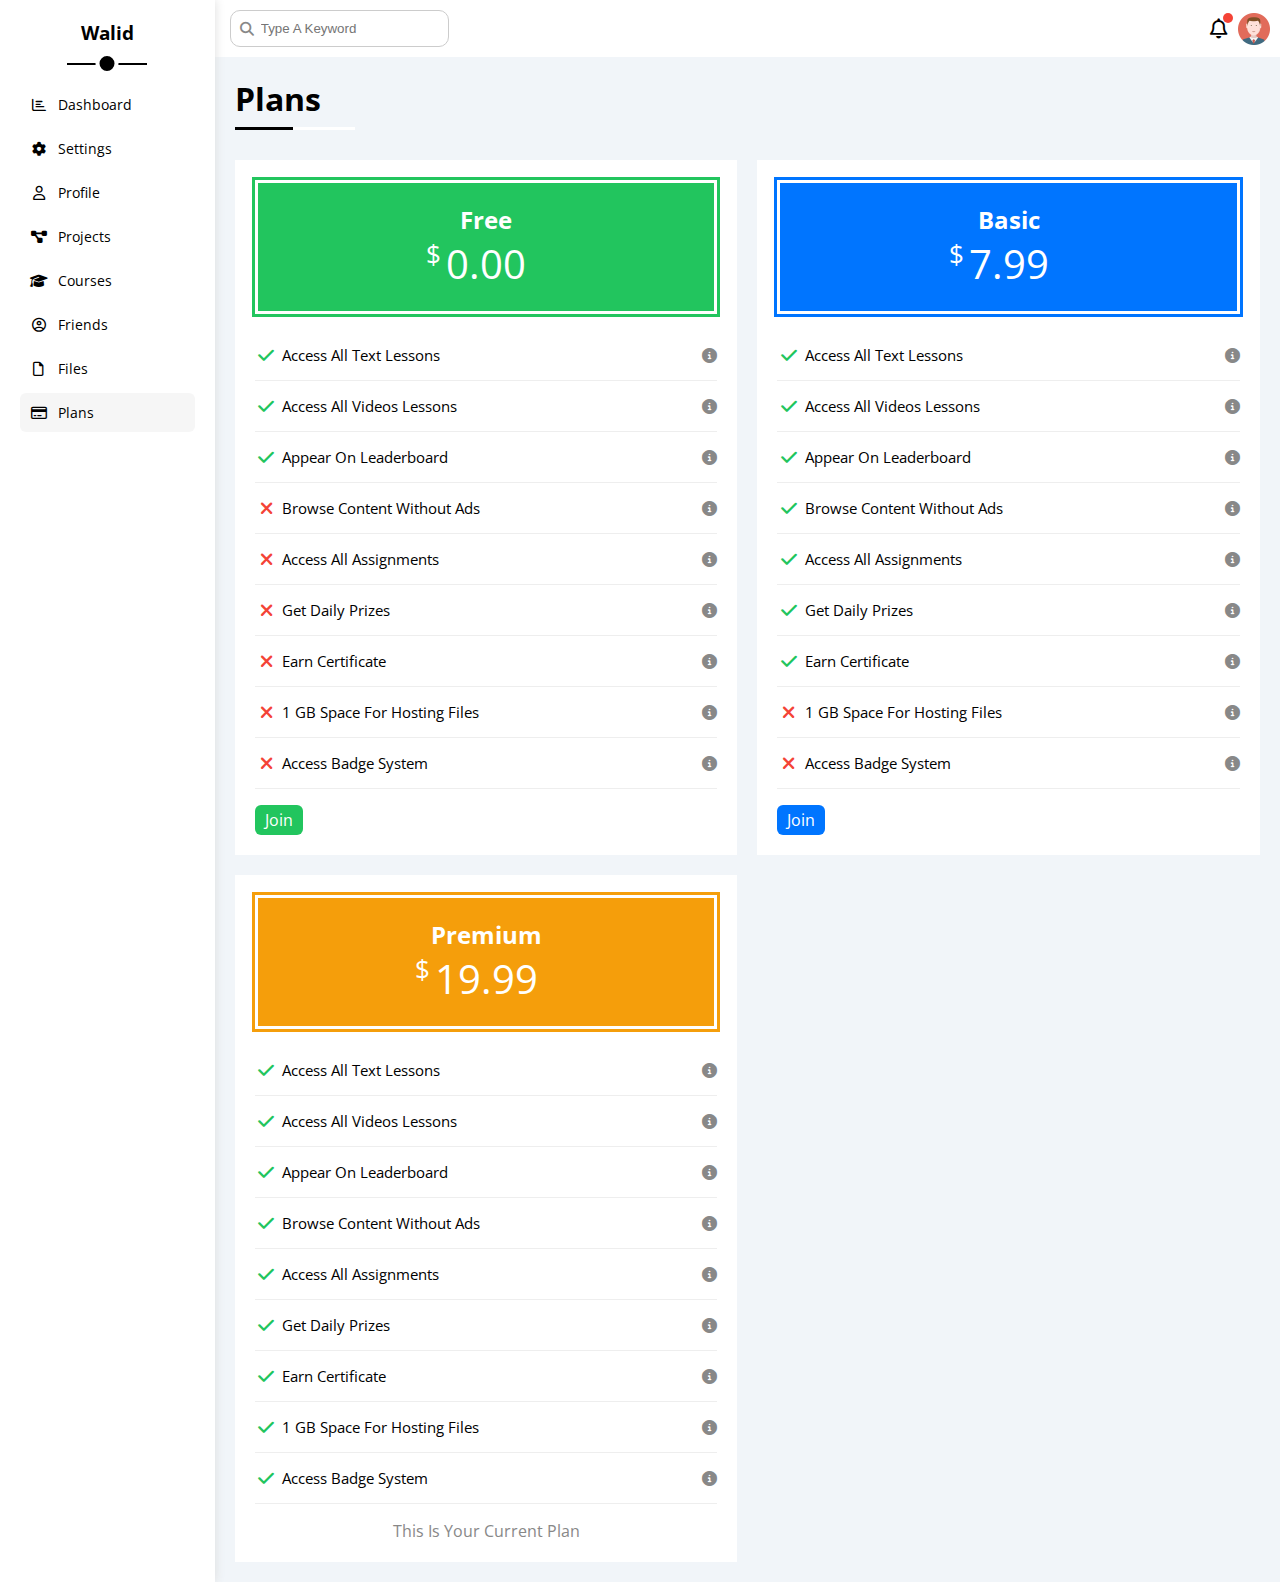
<file: plans.html>
<!DOCTYPE html>
<html lang="en">
<head>
    <meta charset="UTF-8">
    <meta http-equiv="X-UA-Compatible" content="IE=edge">
    <meta name="viewport" content="width=device-width, initial-scale=1.0">
    <link rel="preconnect" href="https://fonts.googleapis.com" />
    <link rel="stylesheet" href="./CSS/all.min.css">
    <link rel="stylesheet" href="./CSS/framework.css">
    <link rel="stylesheet" href="./CSS/master.css">
    <link rel="preconnect" href="https://fonts.gstatic.com" crossorigin />
    <link href="https://fonts.googleapis.com/css2?family=Open+Sans:wght@300;500&display=swap" rel="stylesheet" />
    <title>Plans</title>
</head>
<body>
    <div  class="page d-flex" >
        <div class="sidebar bg-white p-20 p-relative">
            <h3 class="p-relative txt-c mt-0">Walid</h3>
            <ul>
                <li>
                  <a class=" d-flex align-center fs-14 c-black rad-6 p-10" href="index.html">
                    <i class="fa-regular fa-chart-bar fa-fw"></i>
                    <span >Dashboard</span>
                  </a>
                </li>
                <li>
                  <a class=" d-flex align-center fs-14 c-black rad-6 p-10" href="settings.html">
                    <i class="fa-solid fa-gear fa-fw"></i>
                    <span>Settings</span>
                  </a>
                </li>
                <li>
                  <a class="d-flex align-center fs-14 c-black rad-6 p-10" href="profile.html">
                    <i class="fa-regular fa-user fa-fw"></i>
                    <span>Profile</span>
                  </a>
                </li>
                <li>
                  <a class="d-flex  align-center fs-14 c-black rad-6 p-10" href="projects.html">
                    <i class="fa-solid fa-diagram-project fa-fw"></i>
                    <span>Projects</span>
                  </a>
                </li>
                <li>
                  <a class="d-flex  align-center fs-14 c-black rad-6 p-10" href="courses.html">
                    <i class="fa-solid fa-graduation-cap fa-fw"></i>
                    <span>Courses</span>
                  </a>
                </li>
                <li>
                  <a class="d-flex align-center fs-14 c-black rad-6 p-10" href="friends.html">
                    <i class="fa-regular fa-circle-user fa-fw"></i>
                    <span>Friends</span>
                  </a>
                </li>
                <li>
                  <a class="d-flex align-center fs-14 c-black rad-6 p-10" href="files.html">
                    <i class="fa-regular fa-file fa-fw"></i>
                    <span>Files</span>
                  </a>
                </li>
                <li>
                  <a class="d-flex active align-center fs-14 c-black rad-6 p-10" href="plans.html">
                    <i class="fa-regular fa-credit-card fa-fw"></i>
                    <span>Plans</span>
                  </a>
                </li>
              </ul>
        </div>
        <div class="content w-full">
            <!-- start head  -->
            <div class="head bg-white p-10  between-flex">
                <div class="search p-relative">
                    <input class="p-10" type="search " placeholder="Type A Keyword" >
                </div>
                <div class="image d-flex align-center">
                    <span class="notification p-relative">
                        <i class="fa-regular fa-bell fa-lg"></i>
                    </span>
                    <img src="./images/avatar.png" alt="">
                </div>
            </div>
            <!-- end head  -->
            <h1 class=" p-relative">Plans</h1>
           <!-- start palns  -->
           <div class="plans-page d-grid gap-20 m-20">
           <div class="plan green bg-white p-20">
             <div class="top bg-green txt-c p-20">
            <h2 class="c-white m-0 ">Free</h2>
            <div class="price c-white">
              <span>$</span>0.00
            </div>
             </div>
             <ul>
                <li>
                  <i class="fa-solid fa-check fa-fw yes"></i>
                  <span>Access All Text Lessons</span>
                  <i class="fa-solid fa-circle-info help"></i>
                </li>
                <li>
                  <i class="fa-solid fa-check fa-fw yes"></i>
                  <span>Access All Videos Lessons</span>
                  <i class="fa-solid fa-circle-info help"></i>
                </li>
                <li>
                  <i class="fa-solid fa-check fa-fw yes"></i>
                  <span>Appear On Leaderboard</span>
                  <i class="fa-solid fa-circle-info help"></i>
                </li>
                <li>
                  <i class="fa-solid fa-xmark fa-fw"></i>
                  <span>Browse Content Without Ads</span>
                  <i class="fa-solid fa-circle-info help"></i>
                </li>
                <li>
                  <i class="fa-solid fa-xmark fa-fw"></i>
                  <span>Access All Assignments</span>
                  <i class="fa-solid fa-circle-info help"></i>
                </li>
                <li>
                  <i class="fa-solid fa-xmark fa-fw"></i>
                  <span>Get Daily Prizes</span>
                  <i class="fa-solid fa-circle-info help"></i>
                </li>
                <li>
                  <i class="fa-solid fa-xmark fa-fw"></i>
                  <span>Earn Certificate</span>
                  <i class="fa-solid fa-circle-info help"></i>
                </li>
                <li>
                  <i class="fa-solid fa-xmark fa-fw"></i>
                  <span>1 GB Space For Hosting Files</span>
                  <i class="fa-solid fa-circle-info help"></i>
                </li>
                <li>
                  <i class="fa-solid fa-xmark fa-fw"></i>
                  <span>Access Badge System</span>
                  <i class="fa-solid fa-circle-info help"></i>
                </li>
              </ul>
              <a href="#" class="btn-shape c-white bg-green w-fit d-block">Join</a>
           </div>

            <!-- Start Plan -->
          <div class="plan blue bg-white p-20">
            <div class="top bg-blue txt-c p-20">
              <h2 class="m-0 c-white">Basic</h2>
              <div class="price c-white"><span>$</span>7.99</div>
            </div>
            <ul class="list-none p-0">
              <li>
                <i class="fa-solid fa-check fa-fw yes"></i>
                <span>Access All Text Lessons</span>
                <i class="fa-solid fa-circle-info help"></i>
              </li>
              <li>
                <i class="fa-solid fa-check fa-fw yes"></i>
                <span>Access All Videos Lessons</span>
                <i class="fa-solid fa-circle-info help"></i>
              </li>
              <li>
                <i class="fa-solid fa-check fa-fw yes"></i>
                <span>Appear On Leaderboard</span>
                <i class="fa-solid fa-circle-info help"></i>
              </li>
              <li>
                <i class="fa-solid fa-check fa-fw yes"></i>
                <span>Browse Content Without Ads</span>
                <i class="fa-solid fa-circle-info help"></i>
              </li>
              <li>
                <i class="fa-solid fa-check fa-fw yes"></i>
                <span>Access All Assignments</span>
                <i class="fa-solid fa-circle-info help"></i>
              </li>
              <li>
                <i class="fa-solid fa-check fa-fw yes"></i>
                <span>Get Daily Prizes</span>
                <i class="fa-solid fa-circle-info help"></i>
              </li>
              <li>
                <i class="fa-solid fa-check fa-fw yes"></i>
                <span>Earn Certificate</span>
                <i class="fa-solid fa-circle-info help"></i>
              </li>
              <li>
                <i class="fa-solid fa-xmark fa-fw"></i>
                <span>1 GB Space For Hosting Files</span>
                <i class="fa-solid fa-circle-info help"></i>
              </li>
              <li>
                <i class="fa-solid fa-xmark fa-fw"></i>
                <span>Access Badge System</span>
                <i class="fa-solid fa-circle-info help"></i>
              </li>
            </ul>
            <a href="#" class="btn-shape bg-blue c-white d-block w-fit">Join</a>
          </div>
          <!-- End Plan -->
          <!-- Start Plan -->
          <div class="plan orange bg-white p-20">
            <div class="top bg-orange txt-c p-20">
              <h2 class="m-0 c-white">Premium</h2>
              <div class="price c-white"><span>$</span>19.99</div>
            </div>
            <ul class="list-none p-0">
              <li>
                <i class="fa-solid fa-check fa-fw yes"></i>
                <span>Access All Text Lessons</span>
                <i class="fa-solid fa-circle-info help"></i>
              </li>
              <li>
                <i class="fa-solid fa-check fa-fw yes"></i>
                <span>Access All Videos Lessons</span>
                <i class="fa-solid fa-circle-info help"></i>
              </li>
              <li>
                <i class="fa-solid fa-check fa-fw yes"></i>
                <span>Appear On Leaderboard</span>
                <i class="fa-solid fa-circle-info help"></i>
              </li>
              <li>
                <i class="fa-solid fa-check fa-fw yes"></i>
                <span>Browse Content Without Ads</span>
                <i class="fa-solid fa-circle-info help"></i>
              </li>
              <li>
                <i class="fa-solid fa-check fa-fw yes"></i>
                <span>Access All Assignments</span>
                <i class="fa-solid fa-circle-info help"></i>
              </li>
              <li>
                <i class="fa-solid fa-check fa-fw yes"></i>
                <span>Get Daily Prizes</span>
                <i class="fa-solid fa-circle-info help"></i>
              </li>
              <li>
                <i class="fa-solid fa-check fa-fw yes"></i>
                <span>Earn Certificate</span>
                <i class="fa-solid fa-circle-info help"></i>
              </li>
              <li>
                <i class="fa-solid fa-check fa-fw yes"></i>
                <span>1 GB Space For Hosting Files</span>
                <i class="fa-solid fa-circle-info help"></i>
              </li>
              <li>
                <i class="fa-solid fa-check fa-fw yes"></i>
                <span>Access Badge System</span>
                <i class="fa-solid fa-circle-info help"></i>
              </li>
            </ul>
            <p class="c-grey m-0 txt-c">This Is Your Current Plan</p>
          </div>
          <!-- End Plan -->
           </div>
           <!-- end palns  -->
           
          </div>
            
        </div>
    
</body>
</html>
</file>
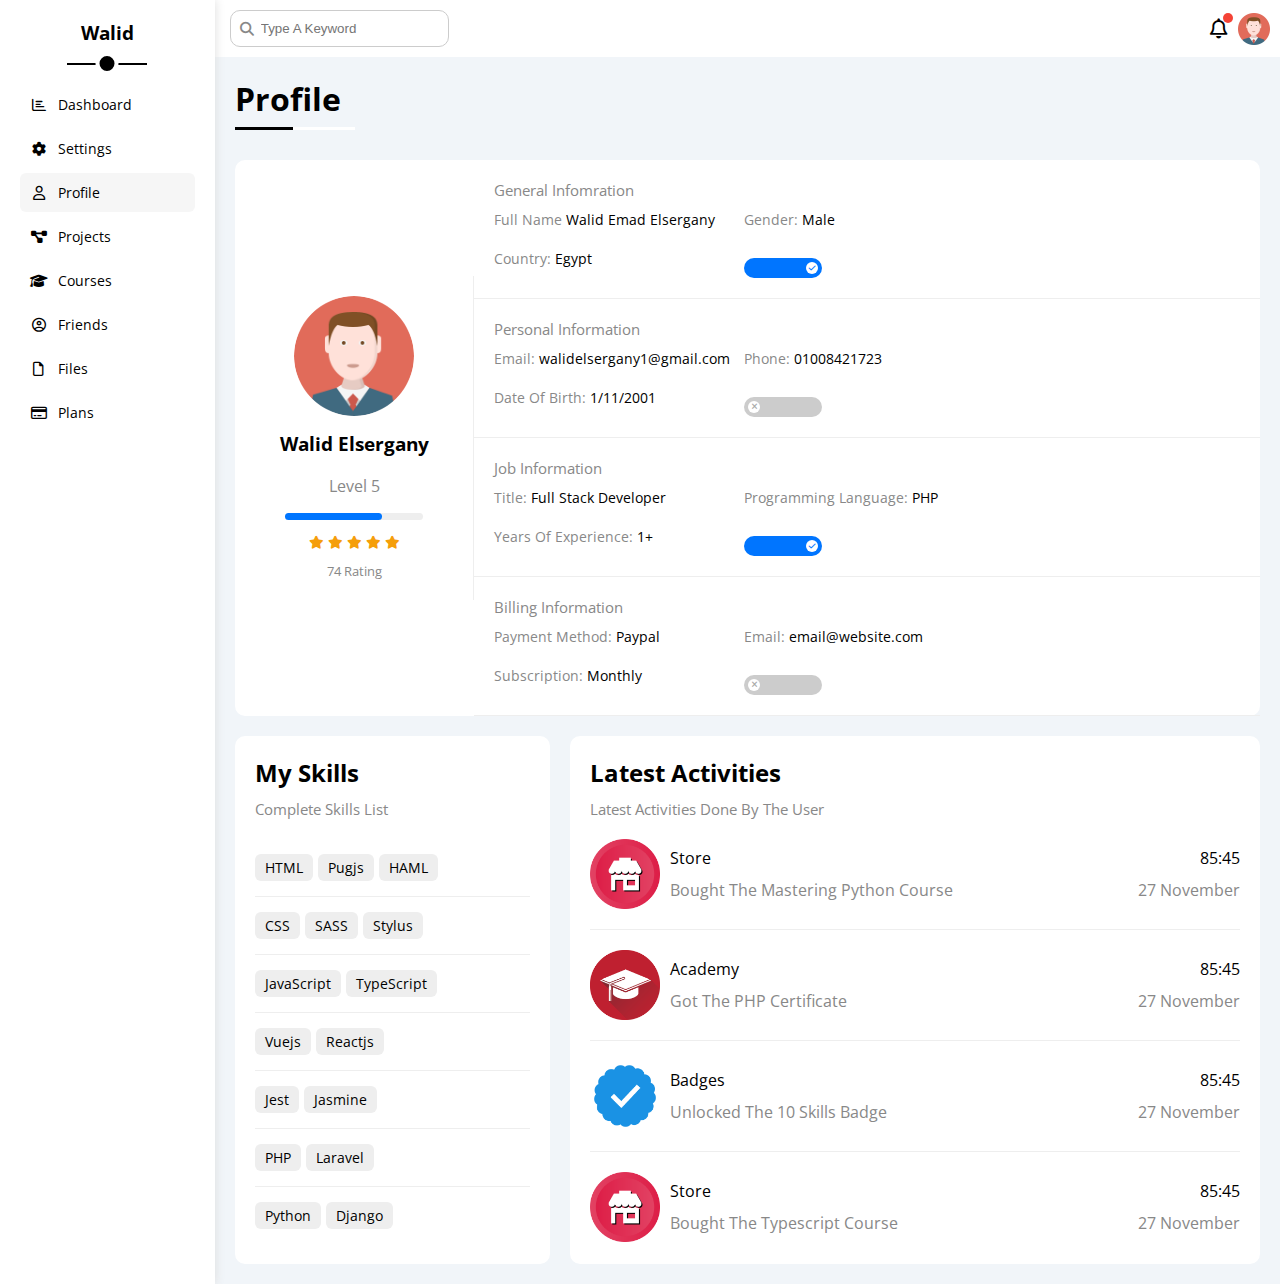
<file: profile.html>
<!DOCTYPE html>
<html lang="en">
<head>
    <meta charset="UTF-8">
    <meta http-equiv="X-UA-Compatible" content="IE=edge">
    <meta name="viewport" content="width=device-width, initial-scale=1.0">
    <link rel="preconnect" href="https://fonts.googleapis.com" />
    <link rel="stylesheet" href="./CSS/all.min.css">
    <link rel="stylesheet" href="./CSS/framework.css">
    <link rel="stylesheet" href="./CSS/master.css">
    <link rel="preconnect" href="https://fonts.gstatic.com" crossorigin />
    <link href="https://fonts.googleapis.com/css2?family=Open+Sans:wght@300;500&display=swap" rel="stylesheet" />
    <title>Profile</title>
</head>
<body>
    <div  class="page d-flex" >
        <div class="sidebar bg-white p-20 p-relative">
            <h3 class="p-relative txt-c mt-0">Walid</h3>
            <ul>
                <li>
                  <a class=" d-flex align-center fs-14 c-black rad-6 p-10" href="index.html">
                    <i class="fa-regular fa-chart-bar fa-fw"></i>
                    <span >Dashboard</span>
                  </a>
                </li>
                <li>
                  <a class=" d-flex align-center fs-14 c-black rad-6 p-10" href="settings.html">
                    <i class="fa-solid fa-gear fa-fw"></i>
                    <span>Settings</span>
                  </a>
                </li>
                <li>
                  <a class="d-flex align-center active fs-14 c-black rad-6 p-10" href="profile.html">
                    <i class="fa-regular fa-user fa-fw"></i>
                    <span>Profile</span>
                  </a>
                </li>
                <li>
                  <a class="d-flex align-center fs-14 c-black rad-6 p-10" href="projects.html">
                    <i class="fa-solid fa-diagram-project fa-fw"></i>
                    <span>Projects</span>
                  </a>
                </li>
                <li>
                  <a class="d-flex align-center fs-14 c-black rad-6 p-10" href="courses.html">
                    <i class="fa-solid fa-graduation-cap fa-fw"></i>
                    <span>Courses</span>
                  </a>
                </li>
                <li>
                  <a class="d-flex align-center fs-14 c-black rad-6 p-10" href="friends.html">
                    <i class="fa-regular fa-circle-user fa-fw"></i>
                    <span>Friends</span>
                  </a>
                </li>
                <li>
                  <a class="d-flex align-center fs-14 c-black rad-6 p-10" href="files.html">
                    <i class="fa-regular fa-file fa-fw"></i>
                    <span>Files</span>
                  </a>
                </li>
                <li>
                  <a class="d-flex align-center fs-14 c-black rad-6 p-10" href="plans.html">
                    <i class="fa-regular fa-credit-card fa-fw"></i>
                    <span>Plans</span>
                  </a>
                </li>
              </ul>
        </div>
        <div class="content w-full">
            <!-- start head  -->
            <div class="head bg-white p-10  between-flex">
                <div class="search p-relative">
                    <input class="p-10" type="search " placeholder="Type A Keyword" >
                </div>
                <div class="image d-flex align-center">
                    <span class="notification p-relative">
                        <i class="fa-regular fa-bell fa-lg"></i>
                    </span>
                    <img src="./images/avatar.png" alt="">
                </div>
            </div>
            <!-- end head  -->
            <h1 class=" p-relative">Profile</h1>
           <div class="profile-page m-20">
            <div class="review d-flex align-center rad-10 bg-white">
             <div class="avatar-box txt-c p-20 ">
             <img class="mb-10 rad-half" src="images/avatar.png" alt="">
             <h3 class="mt-0">Walid Elsergany</h3>
             <P class="mt-10 c-grey">Level 5</P>
             <div class="level bg-eee p-relative rad-6">
                <span style="width: 70%;"></span>
             </div>
             <div class="rating mt-10 mb-10">
                <i class="fa-solid fa-star c-orange fs-13"></i>
                <i class="fa-solid fa-star c-orange fs-13"></i>
                <i class="fa-solid fa-star c-orange fs-13"></i>
                <i class="fa-solid fa-star c-orange fs-13"></i>
                <i class="fa-solid fa-star c-orange fs-13"></i>
             </div>
             <p class="c-grey m-0 fs-13">74 Rating</p>
             </div>
             <div class="info-box txt-mobile w-full">
                <div class="box p-20 d-flex align-center">
                    <!-- start information row -->
                    <h4 class="c-grey fs-15 m-0 w-full">General Infomration</h4>
                    <div class="fs-14">
                        <span class="c-grey">Full Name</span>
                        <span>Walid Emad Elsergany</span>
                    </div>
                    <div class="fs-14">
                        <span class="c-grey">
                            Gender:</span>
                        <span>Male</span>
                    </div>
                    <div class="fs-14">
                        <span class="c-grey">Country:</span>
                        <span>Egypt</span>
                    </div>
                    <div class="fs-14">
                        <label >
                            <input class="toggle-checkbox" type="checkbox" checked >
                            <div class="toggle-switch"></div>
                        </label>
                    </div>
                    <!-- start information row   -->
                </div>
                 <!-- Start Information Row -->
              <div class="box p-20 d-flex align-center">
                <h4 class="c-grey w-full fs-15 m-0">Personal Information</h4>
                <div class="fs-14">
                  <span class="c-grey">Email:</span>
                  <span>walidelsergany1@gmail.com</span>
                </div>
                <div class="fs-14">
                  <span class="c-grey">Phone:</span>
                  <span>01008421723</span>
                </div>
                <div class="fs-14">
                  <span class="c-grey">Date Of Birth:</span>
                  <span>1/11/2001</span>
                </div>
                <div class="fs-14">
                  <label>
                    <input class="toggle-checkbox" type="checkbox" />
                    <div class="toggle-switch"></div>
                  </label>
                </div>
              </div>
              <!-- End Information Row -->
              <!-- Start Information Row -->
              <div class="box p-20 d-flex align-center">
                <h4 class="c-grey w-full fs-15 m-0">Job Information</h4>
                <div class="fs-14">
                  <span class="c-grey">Title:</span>
                  <span>Full Stack Developer</span>
                </div>
                <div class="fs-14">
                  <span class="c-grey">Programming Language:</span>
                  <span>PHP</span>
                </div>
                <div class="fs-14">
                  <span class="c-grey">Years Of Experience:</span>
                  <span>1+</span>
                </div>
                <div class="fs-14">
                  <label>
                    <input class="toggle-checkbox" type="checkbox" checked />
                    <div class="toggle-switch"></div>
                  </label>
                </div>
              </div>
              <!-- End Information Row -->
               <!-- Start Information Row -->
               <div class="box p-20 d-flex align-center">
                <h4 class="c-grey w-full fs-15 m-0">Billing Information</h4>
                <div class="fs-14">
                  <span class="c-grey">Payment Method:</span>
                  <span>Paypal</span>
                </div>
                <div class="fs-14">
                  <span class="c-grey">Email:</span>
                  <span>email@website.com</span>
                </div>
                <div class="fs-14">
                  <span class="c-grey">Subscription:</span>
                  <span>Monthly</span>
                </div>
                <div class="fs-14">
                  <label>
                    <input class="toggle-checkbox" type="checkbox" />
                    <div class="toggle-switch"></div>
                  </label>
                </div>
              </div>
              <!-- End Information Row -->
             </div>
            </div>
                  <!-- Start Other Data -->
          <div class="other-data d-flex gap-20">
            <div class="skills-card p-20 bg-white rad-10 mt-20">
              <h2 class="mt-0 mb-10">My Skills</h2>
              <p class="mt-0 mb-20 c-grey fs-15">Complete Skills List</p>
              <ul class="m-0 txt-c-mobile">
                <li><span>HTML</span><span>Pugjs</span><span>HAML</span></li>
                <li><span>CSS</span><span>SASS</span><span>Stylus</span></li>
                <li><span>JavaScript</span><span>TypeScript</span></li>
                <li><span>Vuejs</span><span>Reactjs</span></li>
                <li><span>Jest</span><span>Jasmine</span></li>
                <li><span>PHP</span><span>Laravel</span></li>
                <li><span>Python</span><span>Django</span></li>
              </ul>
            </div>
            <div class="activities p-20 bg-white rad-10 mt-20">
                <h2 class="mt-0 mb-10">Latest Activities</h2>
                <p class="mt-0 mb-20 c-grey fs-15">Latest Activities Done By The User</p>
                <div class="activity d-flex align-center txt-c-mobile">
                    <img src="./images/activity-01.png" alt="">
                    <div class="info">
                        <span class="d-block mb-10">Store</span>
                        <span class="c-grey">Bought The Mastering Python Course</span>
                    </div>
                    <div class="date">
                        <span class="d-block mb-10">85:45</span>
                        <span class="c-grey">27 November</span>
                    </div>
                </div>
                <div class="activity d-flex align-center txt-c-mobile">
                    <img src="./images/activity-02.png" alt="">
                    <div class="info">
                        <span class="d-block mb-10">Academy</span>
                        <span class="c-grey">
                            Got The PHP Certificate</span>
                    </div>
                    <div class="date">
                        <span class="d-block mb-10">85:45</span>
                        <span class="c-grey">27 November</span>
                    </div>
                </div>
                <div class="activity d-flex align-center txt-c-mobile">
                    <img src="./images/activity-03.png" alt="">
                    <div class="info">
                        <span class="d-block mb-10">Badges</span>
                        <span class="c-grey">Unlocked The 10 Skills Badge</span>
                    </div>
                    <div class="date">
                        <span class="d-block mb-10">85:45</span>
                        <span class="c-grey">27 November</span>
                    </div>
                </div>
                <div class="activity d-flex align-center txt-c-mobile">
                    <img src="./images/activity-01.png" alt="">
                    <div class="info">
                        <span class="d-block mb-10">Store</span>
                        <span class="c-grey">Bought The Typescript Course</span>
                    </div>
                    <div class="date">
                        <span class="d-block mb-10">85:45</span>
                        <span class="c-grey">27 November</span>
                    </div>
                </div>
            </div>
           </div>
        </div>
    
</body>
</html>
</file>
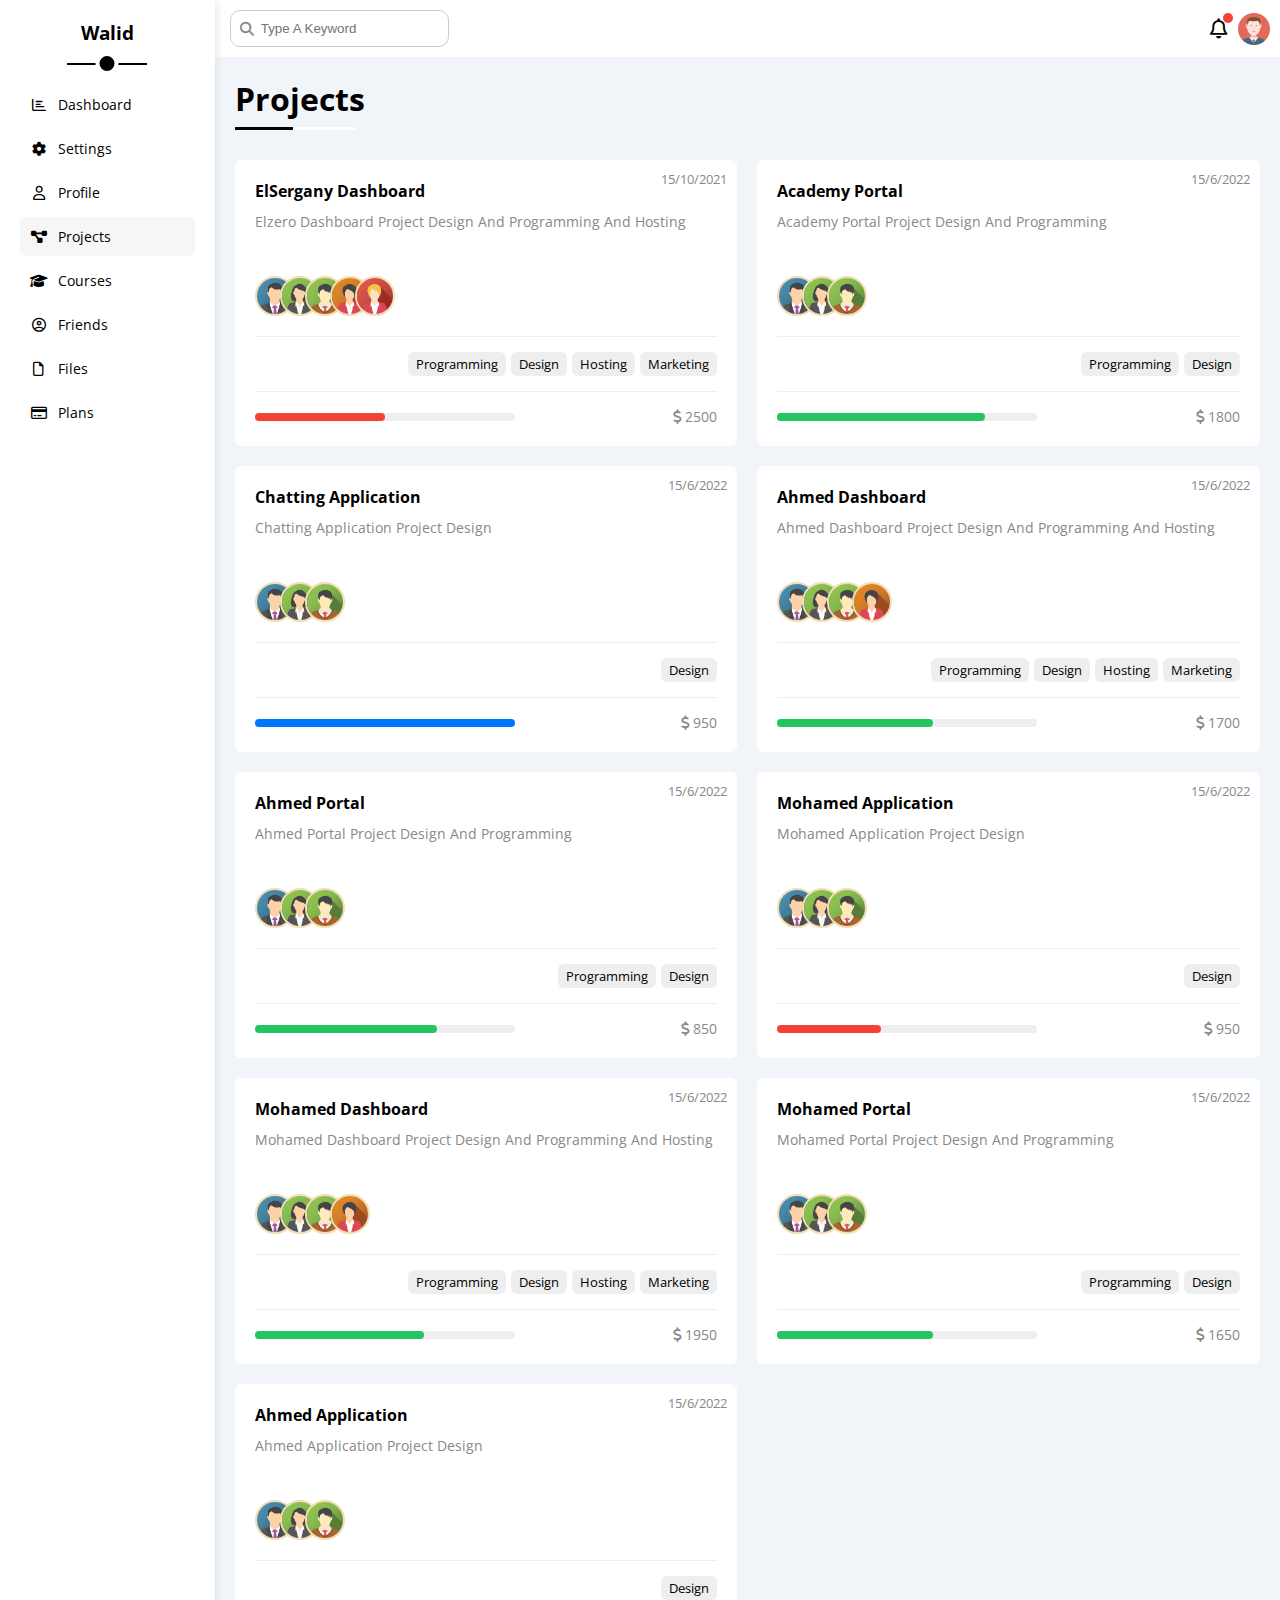
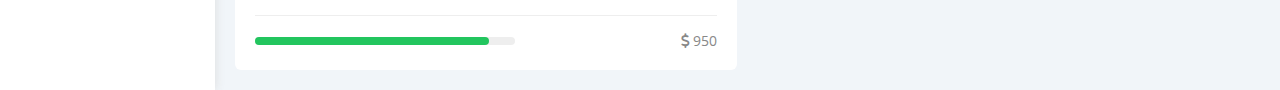
<file: projects.html>
<!DOCTYPE html>
<html lang="en">
<head>
    <meta charset="UTF-8">
    <meta http-equiv="X-UA-Compatible" content="IE=edge">
    <meta name="viewport" content="width=device-width, initial-scale=1.0">
    <link rel="preconnect" href="https://fonts.googleapis.com" />
    <link rel="stylesheet" href="./CSS/all.min.css">
    <link rel="stylesheet" href="./CSS/framework.css">
    <link rel="stylesheet" href="./CSS/master.css">
    <link rel="preconnect" href="https://fonts.gstatic.com" crossorigin />
    <link href="https://fonts.googleapis.com/css2?family=Open+Sans:wght@300;500&display=swap" rel="stylesheet" />
    <title>Projects</title>
</head>
<body>
    <div  class="page d-flex" >
        <div class="sidebar bg-white p-20 p-relative">
            <h3 class="p-relative txt-c mt-0">Walid</h3>
            <ul>
                <li>
                  <a class=" d-flex align-center fs-14 c-black rad-6 p-10" href="index.html">
                    <i class="fa-regular fa-chart-bar fa-fw"></i>
                    <span >Dashboard</span>
                  </a>
                </li>
                <li>
                  <a class=" d-flex align-center fs-14 c-black rad-6 p-10" href="settings.html">
                    <i class="fa-solid fa-gear fa-fw"></i>
                    <span>Settings</span>
                  </a>
                </li>
                <li>
                  <a class="d-flex align-center fs-14 c-black rad-6 p-10" href="profile.html">
                    <i class="fa-regular fa-user fa-fw"></i>
                    <span>Profile</span>
                  </a>
                </li>
                <li>
                  <a class="d-flex active align-center fs-14 c-black rad-6 p-10" href="projects.html">
                    <i class="fa-solid fa-diagram-project fa-fw"></i>
                    <span>Projects</span>
                  </a>
                </li>
                <li>
                  <a class="d-flex align-center fs-14 c-black rad-6 p-10" href="courses.html">
                    <i class="fa-solid fa-graduation-cap fa-fw"></i>
                    <span>Courses</span>
                  </a>
                </li>
                <li>
                  <a class="d-flex align-center fs-14 c-black rad-6 p-10" href="friends.html">
                    <i class="fa-regular fa-circle-user fa-fw"></i>
                    <span>Friends</span>
                  </a>
                </li>
                <li>
                  <a class="d-flex align-center fs-14 c-black rad-6 p-10" href="files.html">
                    <i class="fa-regular fa-file fa-fw"></i>
                    <span>Files</span>
                  </a>
                </li>
                <li>
                  <a class="d-flex align-center fs-14 c-black rad-6 p-10" href="plans.html">
                    <i class="fa-regular fa-credit-card fa-fw"></i>
                    <span>Plans</span>
                  </a>
                </li>
              </ul>
        </div>
        <div class="content w-full">
            <!-- start head  -->
            <div class="head bg-white p-10  between-flex">
                <div class="search p-relative">
                    <input class="p-10" type="search " placeholder="Type A Keyword" >
                </div>
                <div class="image d-flex align-center">
                    <span class="notification p-relative">
                        <i class="fa-regular fa-bell fa-lg"></i>
                    </span>
                    <img src="./images/avatar.png" alt="">
                </div>
            </div>
            <!-- end head  -->
            <h1 class=" p-relative">Projects</h1>
            <!-- start projects  -->
            <div class="projects-page d-grid m-20 gap-20">
                <div class="project bg-white p-20 rad-6 p-relative">
                  <span class="date fs-13 c-grey">15/10/2021</span>
                  <h4 class="m-0">ElSergany Dashboard</h4>
                  <p class="c-grey mt-10 mb-10 fs-14">Elzero Dashboard Project Design And Programming And Hosting</p>
                  <div class="team">
                    <a href="#"><img decoding="async" src="images/team-01.png" alt="" /></a>
                    <a href="#"><img decoding="async" src="images/team-02.png" alt="" /></a>
                    <a href="#"><img decoding="async" src="images/team-03.png" alt="" /></a>
                    <a href="#"><img decoding="async" src="images/team-04.png" alt="" /></a>
                    <a href="#"><img decoding="async" src="images/team-05.png" alt="" /></a>
                  </div>
                  <div class="do d-flex">
                    <span class="fs-13 rad-6 bg-eee">Programming</span>
                    <span class="fs-13 rad-6 bg-eee">Design</span>
                    <span class="fs-13 rad-6 bg-eee">Hosting</span>
                    <span class="fs-13 rad-6 bg-eee">Marketing</span>
                  </div>
                  <div class="info between-flex">
                    <div class="prog bg-eee">
                      <span class="bg-red" style="width: 50%"></span>
                    </div>
                    <div class="fs-14 c-grey">
                      <i class="fa-solid fa-dollar-sign"></i>
                      2500
                    </div>
                  </div>
                </div>
                <div class="project bg-white p-20 rad-6 p-relative">
                  <span class="date fs-13 c-grey">15/6/2022</span>
                  <h4 class="m-0">Academy Portal</h4>
                  <p class="c-grey mt-10 mb-10 fs-14">Academy Portal Project Design And Programming</p>
                  <div class="team">
                    <a href="#"><img decoding="async" src="images/team-01.png" alt="" /></a>
                    <a href="#"><img decoding="async" src="images/team-02.png" alt="" /></a>
                    <a href="#"><img decoding="async" src="images/team-03.png" alt="" /></a>
                    
                  </div>
                  <div class="do d-flex">
                    <span class="fs-13 rad-6 bg-eee">Programming</span>
                    <span class="fs-13 rad-6 bg-eee">Design</span>
                  </div>
                  <div class="info between-flex">
                    <div class="prog bg-eee">
                      <span class="bg-green" style="width: 80%"></span>
                    </div>
                    <div class="fs-14 c-grey">
                      <i class="fa-solid fa-dollar-sign"></i>
                      1800
                    </div>
                  </div>
                </div>
                <div class="project bg-white p-20 rad-6 p-relative">
                  <span class="date fs-13 c-grey">15/6/2022</span>
                  <h4 class="m-0">Chatting Application</h4>
                  <p class="c-grey mt-10 mb-10 fs-14">Chatting Application Project Design</p>
                  <div class="team">
                    <a href="#"><img decoding="async" src="images/team-01.png" alt="" /></a>
                    <a href="#"><img decoding="async" src="images/team-02.png" alt="" /></a>
                    <a href="#"><img decoding="async" src="images/team-03.png" alt="" /></a>
                   
                  </div>
                  <div class="do d-flex">
                    <span class="fs-13 rad-6 bg-eee">Design</span>
                  </div>
                  <div class="info between-flex">
                    <div class="prog bg-eee">
                      <span class="bg-blue" style="width: 100%"></span>
                    </div>
                    <div class="fs-14 c-grey">
                      <i class="fa-solid fa-dollar-sign"></i>
                      950
                    </div>
                  </div>
                </div>
                <div class="project bg-white p-20 rad-6 p-relative">
                  <span class="date fs-13 c-grey">15/6/2022</span>
                  <h4 class="m-0">Ahmed Dashboard</h4>
                  <p class="c-grey mt-10 mb-10 fs-14">Ahmed Dashboard Project Design And Programming And Hosting</p>
                  <div class="team">
                    <a href="#"><img decoding="async" src="images/team-01.png" alt="" /></a>
                    <a href="#"><img decoding="async" src="images/team-02.png" alt="" /></a>
                    <a href="#"><img decoding="async" src="images/team-03.png" alt="" /></a>
                    <a href="#"><img decoding="async" src="images/team-04.png" alt="" /></a>
                    
                  </div>
                  <div class="do d-flex">
                    <span class="fs-13 rad-6 bg-eee">Programming</span>
                    <span class="fs-13 rad-6 bg-eee">Design</span>
                    <span class="fs-13 rad-6 bg-eee">Hosting</span>
                    <span class="fs-13 rad-6 bg-eee">Marketing</span>
                  </div>
                  <div class="info between-flex">
                    <div class="prog bg-eee">
                      <span class="bg-green" style="width: 60%"></span>
                    </div>
                    <div class="fs-14 c-grey">
                      <i class="fa-solid fa-dollar-sign"></i>
                      1700
                    </div>
                  </div>
                </div>
                <div class="project bg-white p-20 rad-6 p-relative">
                  <span class="date fs-13 c-grey">15/6/2022</span>
                  <h4 class="m-0">Ahmed Portal</h4>
                  <p class="c-grey mt-10 mb-10 fs-14">Ahmed Portal Project Design And Programming</p>
                  <div class="team">
                    <a href="#"><img decoding="async" src="images/team-01.png" alt="" /></a>
                    <a href="#"><img decoding="async" src="images/team-02.png" alt="" /></a>
                    <a href="#"><img decoding="async" src="images/team-03.png" alt="" /></a>
                   
                  </div>
                  <div class="do d-flex">
                    <span class="fs-13 rad-6 bg-eee">Programming</span>
                    <span class="fs-13 rad-6 bg-eee">Design</span>
                  </div>
                  <div class="info between-flex">
                    <div class="prog bg-eee">
                      <span class="bg-green" style="width: 70%"></span>
                    </div>
                    <div class="fs-14 c-grey">
                      <i class="fa-solid fa-dollar-sign"></i>
                      850
                    </div>
                  </div>
                </div>
                <div class="project bg-white p-20 rad-6 p-relative">
                  <span class="date fs-13 c-grey">15/6/2022</span>
                  <h4 class="m-0">Mohamed Application</h4>
                  <p class="c-grey mt-10 mb-10 fs-14">Mohamed Application Project Design</p>
                  <div class="team">
                    <a href="#"><img decoding="async" src="images/team-01.png" alt="" /></a>
                    <a href="#"><img decoding="async" src="images/team-02.png" alt="" /></a>
                    <a href="#"><img decoding="async" src="images/team-03.png" alt="" /></a>
                    
                  </div>
                  <div class="do d-flex">
                    <span class="fs-13 rad-6 bg-eee">Design</span>
                  </div>
                  <div class="info between-flex">
                    <div class="prog bg-eee">
                      <span class="bg-red" style="width: 40%"></span>
                    </div>
                    <div class="fs-14 c-grey">
                      <i class="fa-solid fa-dollar-sign"></i>
                      950
                    </div>
                  </div>
                </div>
                <div class="project bg-white p-20 rad-6 p-relative">
                  <span class="date fs-13 c-grey">15/6/2022</span>
                  <h4 class="m-0">Mohamed Dashboard</h4>
                  <p class="c-grey mt-10 mb-10 fs-14">Mohamed Dashboard Project Design And Programming And Hosting</p>
                  <div class="team">
                    <a href="#"><img decoding="async" src="images/team-01.png" alt="" /></a>
                    <a href="#"><img decoding="async" src="images/team-02.png" alt="" /></a>
                    <a href="#"><img decoding="async" src="images/team-03.png" alt="" /></a>
                    <a href="#"><img decoding="async" src="images/team-04.png" alt="" /></a>
                   
                  </div>
                  <div class="do d-flex">
                    <span class="fs-13 rad-6 bg-eee">Programming</span>
                    <span class="fs-13 rad-6 bg-eee">Design</span>
                    <span class="fs-13 rad-6 bg-eee">Hosting</span>
                    <span class="fs-13 rad-6 bg-eee">Marketing</span>
                  </div>
                  <div class="info between-flex">
                    <div class="prog bg-eee">
                      <span class="bg-green" style="width: 65%"></span>
                    </div>
                    <div class="fs-14 c-grey">
                      <i class="fa-solid fa-dollar-sign"></i>
                      1950
                    </div>
                  </div>
                </div>
                <div class="project bg-white p-20 rad-6 p-relative">
                  <span class="date fs-13 c-grey">15/6/2022</span>
                  <h4 class="m-0">Mohamed Portal</h4>
                  <p class="c-grey mt-10 mb-10 fs-14">Mohamed Portal Project Design And Programming</p>
                  <div class="team">
                    <a href="#"><img decoding="async" src="images/team-01.png" alt="" /></a>
                    <a href="#"><img decoding="async" src="images/team-02.png" alt="" /></a>
                    <a href="#"><img decoding="async" src="images/team-03.png" alt="" /></a>
                    
                  </div>
                  <div class="do d-flex">
                    <span class="fs-13 rad-6 bg-eee">Programming</span>
                    <span class="fs-13 rad-6 bg-eee">Design</span>
                  </div>
                  <div class="info between-flex">
                    <div class="prog bg-eee">
                      <span class="bg-green" style="width: 60%"></span>
                    </div>
                    <div class="fs-14 c-grey">
                      <i class="fa-solid fa-dollar-sign"></i>
                      1650
                    </div>
                  </div>
                </div>
                <div class="project bg-white p-20 rad-6 p-relative">
                  <span class="date fs-13 c-grey">15/6/2022</span>
                  <h4 class="m-0">Ahmed Application</h4>
                  <p class="c-grey mt-10 mb-10 fs-14">Ahmed Application Project Design</p>
                  <div class="team">
                    <a href="#"><img decoding="async" src="images/team-01.png" alt="" /></a>
                    <a href="#"><img decoding="async" src="images/team-02.png" alt="" /></a>
                    <a href="#"><img decoding="async" src="images/team-03.png" alt="" /></a>
                    
                  </div>
                  <div class="do d-flex">
                    <span class="fs-13 rad-6 bg-eee">Design</span>
                  </div>
                  <div class="info between-flex">
                    <div class="prog bg-eee">
                      <span class="bg-green" style="width: 90%"></span>
                    </div>
                    <div class="fs-14 c-grey">
                      <i class="fa-solid fa-dollar-sign"></i>
                      950
                    </div>
                  </div>
                </div>
              </div>
            </div>
          </div>
            <!-- end projects  -->
        </div>
    
</body>
</html>
</file>
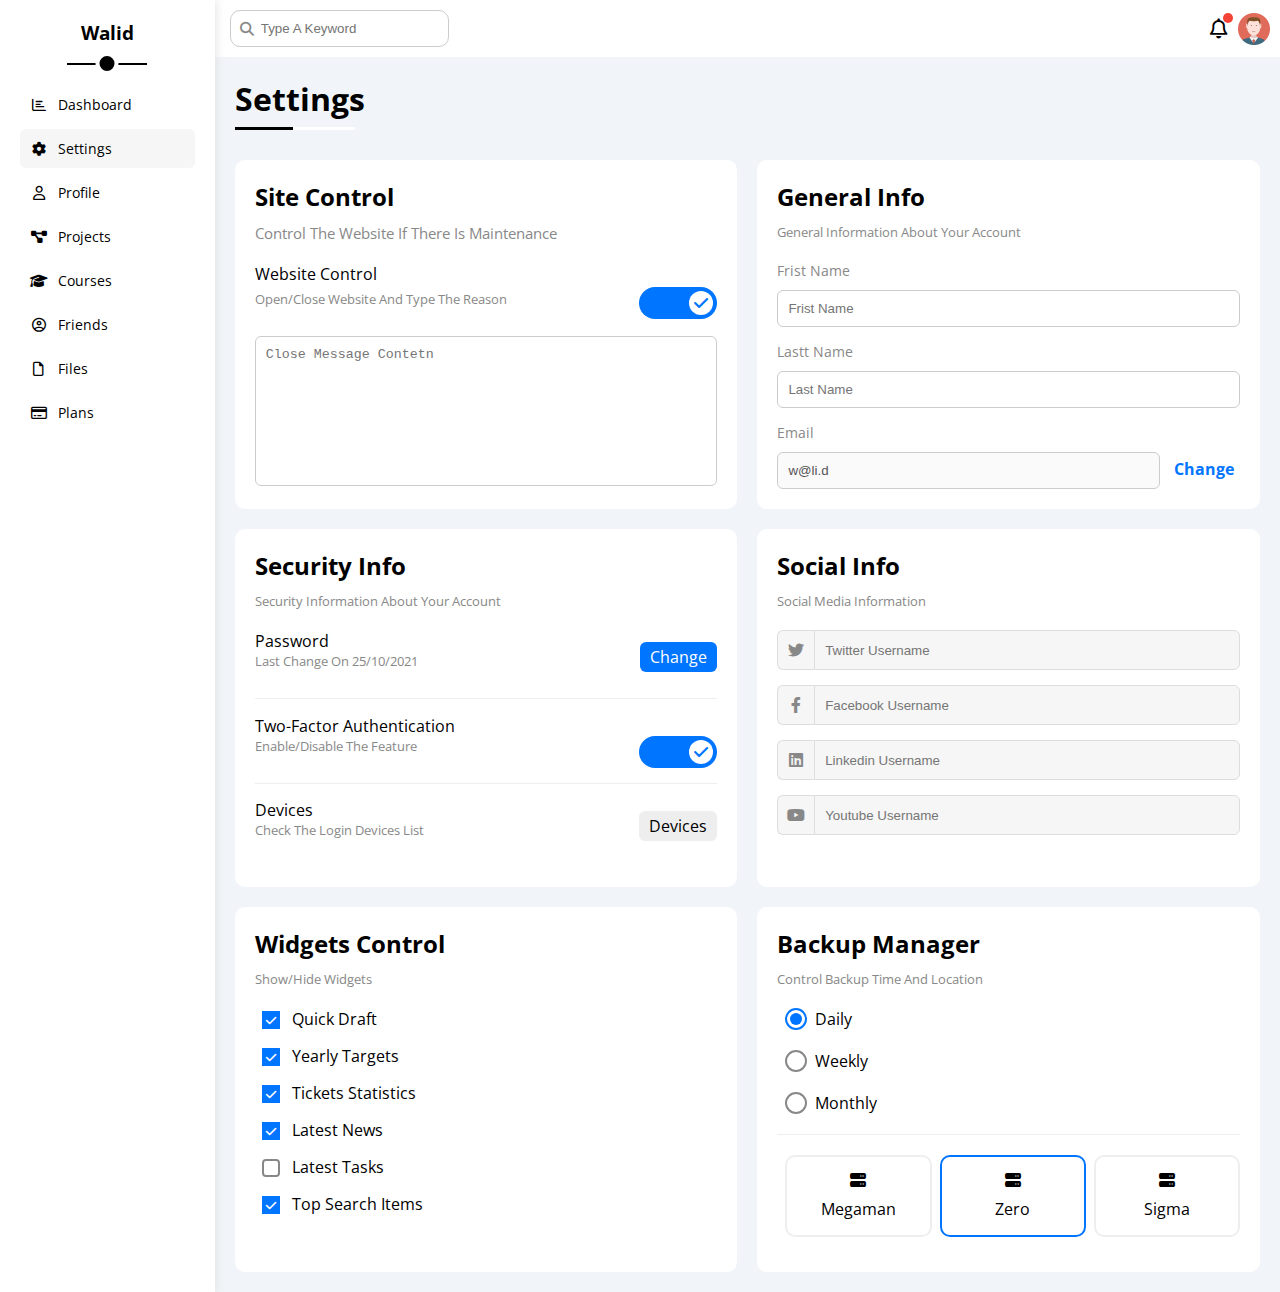
<file: settings.html>
<!DOCTYPE html>
<html lang="en">
<head>
    <meta charset="UTF-8">
    <meta http-equiv="X-UA-Compatible" content="IE=edge">
    <meta name="viewport" content="width=device-width, initial-scale=1.0">
    <link rel="preconnect" href="https://fonts.googleapis.com" />
    <link rel="stylesheet" href="./CSS/all.min.css">
    <link rel="stylesheet" href="./CSS/framework.css">
    <link rel="stylesheet" href="./CSS/master.css">
    <link rel="preconnect" href="https://fonts.gstatic.com" crossorigin />
    <link href="https://fonts.googleapis.com/css2?family=Open+Sans:wght@300;500&display=swap" rel="stylesheet" />
    <title>Settings</title>
</head>
<body>
    <div  class="page d-flex" >
        <div class="sidebar bg-white p-20 p-relative">
            <h3 class="p-relative txt-c mt-0">Walid</h3>
            <ul>
                <li>
                  <a class=" d-flex align-center fs-14 c-black rad-6 p-10" href="index.html">
                    <i class="fa-regular fa-chart-bar fa-fw"></i>
                    <span >Dashboard</span>
                  </a>
                </li>
                <li>
                  <a class="active d-flex align-center fs-14 c-black rad-6 p-10" href="settings.html">
                    <i class="fa-solid fa-gear fa-fw"></i>
                    <span>Settings</span>
                  </a>
                </li>
                <li>
                  <a class="d-flex align-center fs-14 c-black rad-6 p-10" href="profile.html">
                    <i class="fa-regular fa-user fa-fw"></i>
                    <span>Profile</span>
                  </a>
                </li>
                <li>
                  <a class="d-flex align-center fs-14 c-black rad-6 p-10" href="projects.html">
                    <i class="fa-solid fa-diagram-project fa-fw"></i>
                    <span>Projects</span>
                  </a>
                </li>
                <li>
                  <a class="d-flex align-center fs-14 c-black rad-6 p-10" href="courses.html">
                    <i class="fa-solid fa-graduation-cap fa-fw"></i>
                    <span>Courses</span>
                  </a>
                </li>
                <li>
                  <a class="d-flex align-center fs-14 c-black rad-6 p-10" href="friends.html">
                    <i class="fa-regular fa-circle-user fa-fw"></i>
                    <span>Friends</span>
                  </a>
                </li>
                <li>
                  <a class="d-flex align-center fs-14 c-black rad-6 p-10" href="files.html">
                    <i class="fa-regular fa-file fa-fw"></i>
                    <span>Files</span>
                  </a>
                </li>
                <li>
                  <a class="d-flex align-center fs-14 c-black rad-6 p-10" href="plans.html">
                    <i class="fa-regular fa-credit-card fa-fw"></i>
                    <span>Plans</span>
                  </a>
                </li>
              </ul>
        </div>
        <div class="content w-full">
            <!-- start head  -->
            <div class="head bg-white p-10  between-flex">
                <div class="search p-relative">
                    <input class="p-10" type="search " placeholder="Type A Keyword" >
                </div>
                <div class="image d-flex align-center">
                    <span class="notification p-relative">
                        <i class="fa-regular fa-bell fa-lg"></i>
                    </span>
                    <img src="./images/avatar.png" alt="">
                </div>
            </div>
            <!-- end head  -->
            <h1 class=" p-relative">Settings</h1>
            <div class="settings-page d-grid gap-20 m-20">
                 <!-- start setting box  -->
                 <div class="p-20 bg-white rad-10">
                    <h2 class="mt-0 mb-10">Site Control</h2>
                    <p class="c-grey mt-0 mb-20 fs-15">Control The Website If There Is Maintenance</p>
                    <div class="mb-15 between-flex">
                        <div class="info">
                            <span>Website Control</span>
                            <p class="c-grey fs-13 mt-5 mb-0">Open/Close Website And Type The Reason</p>
                        </div>
                        <div class="mark">
                            <label >
                                <input class="toggle-checkbox" type="checkbox" checked >
                                <div class="toggle-switch"></div>
                            </label>
                        </div>

                    </div>
                    <textarea class="close-message  p-10 rad-6 d-block w-full" placeholder="Close Message Contetn" ></textarea>
                 </div>
                 <!-- end setting box  -->
                 <!-- start general  -->
                 <div class="general-info p-20 bg-white rad-10">
                <h2 class="mt-0 mb-10">General Info</h2>
                <p class="mt-0 mb-20 c-grey fs-13">General Information About Your Account</p>
                <div class="mb-15">
                    <label class="d-block fs-14 c-grey mb-10" for="frist name">Frist Name</label>
                    <input class="p-10 rad-6 b-none d-block w-full border-ccc"
                     type="text" id="frist name" placeholder="Frist Name">

                </div>
                <div class="mb-15">
                    <label class="d-block fs-14 c-grey mb-10" for="last name">Lastt Name</label>
                    <input class="p-10 rad-6 b-none d-block w-full border-ccc"
                     type="text" id="last name" placeholder="Last Name">

                </div>
                <div >
                    <label class="d-block fs-14 c-grey mb-10" for="email">Email</label>
                    <input class="email p-10 rad-6 b-none d-block w-full border-ccc"
                     type="email" value="w@li.d" disabled id="email" placeholder="Email">
                    <a href="#" class="change c-blue fw-bold">Change</a>
                </div>
                 </div>
                 <!-- end general  -->
                 <!-- start security info  -->
                 <div class="securiy-info p-20 bg-white rad-10">
                    <h2 class="mt-0 mb-10">Security Info</h2>
                <p class="mt-0 mb-20 c-grey fs-13">Security Information About Your Account</p>
                <div class="password mb-15 between-flex pb-15">
                    <div class="info">
                        <span class="mt-0 mb-5">Password</span>
                        <p class="c-grey fs-13 mt-0 ">Last Change On 25/10/2021</p>
                    </div>
                    <a href="#" class="c-white bg-blue btn-shape">Change </a>
                </div>
                <div class="factor mb-15 between-flex pb-15">
                    <div class="info">
                        <span class="mt-0 mb-5">Two-Factor Authentication</span>
                        <p class="c-grey fs-13 mt-0 ">Enable/Disable The Feature</p>
                    </div>
                    <label >
                        <input class="toggle-checkbox" type="checkbox" checked >
                        <div class="toggle-switch"></div>
                    </label>
                </div>
                <div class="devices  between-flex pb-15">
                    <div class="info">
                        <span class="mt-0 mb-5">Devices</span>
                        <p class="c-grey fs-13 mt-0 ">Check The Login Devices List</p>
                    </div>
                    <a class="btn-shape bg-eee c-black" href="#">Devices</a>
                </div>
                 </div>
                 <!-- end security info  -->
                 <!-- start social info  -->
                 <div class="social-info p-20 bg-white rad-10 p-relative">
                    <h2 class="mt-0 mb-10">Social Info</h2>
                    <p class="mt-0 mb-20 c-grey fs-13">Social Media Information</p>
                    <div class="d-flex align-center mb-15">
                        <i class="fa-brands fa-twitter center-flex c-grey"></i>
                        <input class="w-full" type="text" placeholder="Twitter Username" />
                      </div>
                      <div class="d-flex align-center mb-15">
                        <i class="fa-brands fa-facebook-f center-flex c-grey"></i>
                        <input class="w-full" type="text" placeholder="Facebook Username" />
                      </div>
                      <div class="d-flex align-center mb-15">
                        <i class="fa-brands fa-linkedin center-flex c-grey"></i>
                        <input class="w-full" type="text" placeholder="Linkedin Username" />
                      </div>
                      <div class="d-flex align-center">
                        <i class="fa-brands fa-youtube center-flex c-grey"></i>
                        <input class="w-full" type="text" placeholder="Youtube Username" />
                      </div>
                 </div>
                 <!-- end social info  -->
                 <!-- start widgest  -->
                 <div class="widgets p-20 bg-white rad-10 p-relative">
                    <h2 class="mt-0 mb-10">Widgets Control</h2>
                    <p class="mt-0 mb-20 c-grey fs-13">Show/Hide Widgets</p>
                    <div class="control d-flex align-center mb-15">
                        <input type="checkbox" name="" id="one" checked>
                        <label for="one">Quick Draft</label>
                    </div>
                    <div class="control d-flex align-center mb-15">
                        <input type="checkbox" id="two" checked />
                        <label for="two">Yearly Targets</label>
                      </div>
                      <div class="control d-flex align-center mb-15">
                        <input type="checkbox" id="three" checked />
                        <label for="three">Tickets Statistics</label>
                      </div>
                      <div class="control d-flex align-center mb-15">
                        <input type="checkbox" id="four" checked />
                        <label for="four">Latest News</label>
                      </div>
                      <div class="control d-flex align-center mb-15">
                        <input type="checkbox" id="five" />
                        <label for="five">Latest Tasks</label>
                      </div>
                      <div class="control d-flex align-center mb-15">
                        <input type="checkbox" id="six" checked />
                        <label for="six">Top Search Items</label>
                      </div>
                 <!-- end widgest  -->
            </div>
            <!-- end widgest  -->
            <!-- start manager  -->
            <div class="manager bg-white p-20 rad-10 p-relative ">
                <h2 class="mt-0 mb-10">Backup Manager</h2>
                <p class="mt-0 mb-20 c-grey fs-13">Control Backup Time And Location</p>
                <div class="date mb-20 p-relative d-flex align-center">
                  <input type="radio" name="" id="daily" checked>
                  <label for="daily">Daily</label>
                </div>
                <div class="date mb-20 p-relative d-flex align-center">
                    <input type="radio" name="" id="weekly">
                    <label for="weekly">Weekly</label>
                  </div>
                  <div class="date mb-20 p-relative d-flex align-center">
                    <input type="radio" name="" id="monthly">
                    <label for="monthly">Monthly</label>
                  </div>
                  <div class="servers d-flex align-center txt-c">
                    <input type="radio" name="servers" id="server-one" />
                    <div class="server mb-15 rad-10 w-full">
                      <label class="d-block m-15" for="server-one">
                        <i class="fa-solid fa-server d-block mb-10"></i>
                        Megaman
                      </label>
                    </div>
                    <input type="radio" name="servers" id="server-two" checked />
                    <div class="server mb-15 rad-10 w-full">
                      <label class="d-block m-15" for="server-two">
                        <i class="fa-solid fa-server d-block mb-10"></i>
                        Zero
                      </label>
                    </div>
                    <input type="radio" name="servers" id="server-three" />
                    <div class="server mb-15 rad-10 w-full">
                      <label class="d-block m-15" for="server-three">
                        <i class="fa-solid fa-server d-block mb-10"></i>
                        Sigma
                      </label>
                    </div>
            </div>
                
            <!-- end manager  -->
           

                </div>
            </div>
        </div>
    
</body>
</html>
</file>
<file: CSS/framework.css>
/* /* start Box * */
.d-flex{
    display: flex;
}
.align-center{
    align-items: center;
}
.space-between{
    justify-content: space-between;
}
.d-grid {
    display: grid;
  }
  .gap-20 {
    gap: 20px;
  }
  .d-block {
    display: block;
  }
  @media (max-width: 767px) {
    .block-mobile {
      display: block;
    }
    .hide-mobile {
      display: none;
    }
  }
  .f-wrap{
    flex-wrap: wrap;
  }
/* end Box */
/* Start Padding + Margin */
.p-10 {
    padding: 10px;
  }
  .p-15 {
    padding: 15px;
  }
  .p-20 {
    padding: 20px;
  }
  .pt-10 {
    padding-top: 10px;
  }
  .pt-15 {
    padding-top: 15px;
  }
  .pt-20 {
    padding-top: 20px;
  }
  .pb-10 {
    padding-bottom: 10px;
  }
  .pb-15 {
    padding-bottom: 15px;
  }
  .pb-20 {
    padding-bottom: 20px;
  }
  .pl-15 {
    padding-left: 15px;
  }
  .m-0 {
    margin: 0;
  }
  .m-15 {
    margin: 15px;
  }
  .m-20 {
    margin: 20px;
  }
  .mt-0 {
    margin-top: 0;
  }
  .mt-5 {
    margin-top: 5px;
  }
  .mt-10 {
    margin-top: 10px;
  }
  .mt-15 {
    margin-top: 15px;
  }
  .mt-20 {
    margin-top: 20px;
  }
  .mt-25 {
    margin-top: 25px;
  }
  .mr-10 {
    margin-right: 10px;
  }
  .mr-15 {
    margin-right: 15px;
  }
  .mb-5 {
    margin-bottom: 5px;
  }
  .mb-10 {
    margin-bottom: 10px;
  }
  .mb-15 {
    margin-bottom: 15px;
  }
  .mb-20 {
    margin-bottom: 20px;
  }
  .mb-25 {
    margin-bottom: 25px;
  }
  .w-full{
    width: 100%;
  }
  .w-fit{
    width: fit-content;
  }
  /* End Padding + Margin */
  /* start color */
  .c-black {
    color: black;
  }
  .c-white {
    color: white;
  }
  .c-grey {
    color: var(--grey-color);
  }
  .c-red {
    color: var(--red-color);
  }
  .c-green {
    color: var(--green-color);
  }
  .c-blue {
    color: var(--blue-color);
  }
  .c-orange {
    color: var(--orange-color);
  }
  .bg-red {
    background-color: var(--red-color);
  }
  .bg-green {
    background-color: var(--green-color);
  }
  .bg-blue {
    background-color: var(--blue-color);
  }
  .bg-orange {
    background-color: var(--orange-color);
  }
  .bg-white {
    background-color: white;
  }
  .bg-eee {
    background-color: #eee;
  }
  /* end color  */
  /* start position  */
  .p-relative{
    position: relative;
  }
  .p-absolute{
    position: absolute;
  }
  /* end position  */
  /* start font  */
  .txt-c {
    text-align: center;
  }
  .fs-13 {
    font-size: 13px;
  }
  .fs-14 {
    font-size: 14px;
  }
  .fs-15 {
    font-size: 15px;
  }
  .fs-25 {
    font-size: 25px;
  }
  .fw-bold {
    font-weight: bold;
  }
  @media (max-width: 767px) {
    .txt-c-mobile {
      text-align: center;
    }
  }
  /* end font  */
  /* start border  */
  .rad-6 {
    border-radius: 6px;
  }
  .rad-10 {
    border-radius: 10px;
  }
  .rad-half {
    border-radius: 50%;
  }
  .b-none {
    border: none;
  }
  .border-ccc {
    border: 1px solid #ccc;
  }
  .border-eee {
    border: 1px solid #eee;
  }
  /* end border  */
 /* start width + hight  */ 
 .w-full {
    width: 100%;
  }
  .w-100 {
    width: 100px;
  }
  .w-fit {
    width: fit-content;
  }
  .h-full {
    height: 100%;
  }
  .h-100 {
    height: 100px;
  }
 /* end width + hight  */ 
 /* Start Components */
.center-flex {
    display: flex;
    align-items: center;
    justify-content: center;
  }
  .between-flex {
    display: flex;
    align-items: center;
    justify-content: space-between;
  }
  .btn-shape {
    padding: 4px 10px;
    border-radius: 6px;
  }
  /* End Components */
</file>
<file: CSS/master.css>
:root {
    --blue-color: #0075ff;
    --blue-alt-color: #0d69d5;
    --orange-color: #f59e0b;
    --green-color: #22c55e;
    --red-color: #f44336;
    --grey-color: #888;
  }
  * {
    box-sizing: border-box;
  }
  body {
    font-family: "Open Sans", sans-serif;
    margin: 0;
  }
  *:focus {
    outline: none;
  }
  a {
    text-decoration: none;
  }
  ul {
    list-style: none;
    padding: 0;
  }
  .page {
    background-color: #f1f5f9;
    min-height: 100vh;
  }
  ::-webkit-scrollbar{
    width: 15px;
  }
  ::-webkit-scrollbar-track{
    background-color:white;
  }
  ::-webkit-scrollbar-thumb{
    background-color: var(--blue-color);
  }
  ::-webkit-scrollbar-thumb:hover{
    background-color: var(--blue-alt-color);
  }
  /* start sidebar  */
  .sidebar{
    width: 250px;
    box-shadow: 0 0 10px #ddd;
  }
  @media (max-width:768px){
    .sidebar{
        width: 58px;
        padding: 10px;
    }
    .sidebar > h3 {
        font-size: 15px;
       margin-bottom: 15px;
    }
    .sidebar h3::before,
    .sidebar h3::after{
        display: none;
    }
    .sidebar ul li a span {
        display: none;
    }
  }
  .sidebar > h3{
margin-bottom: 40px;
  }
  .sidebar h3::before{
    content: "";
    position: absolute;
    background: black;
    width: 80px;
    height: 2px;
    bottom: -20px;
    transform: translateX(-50%);
    left: 50%;
  }
  .sidebar h3::after{
    content: "";
    position: absolute;
    background: black;
    width: 15px;
    height: 15px;
    border-radius: 50%;
    bottom: -30px;
    left: 50%;
    transform: translateX(-50%);
    border: 4px solid white;
  }
  .sidebar ul li a{
transition: 0.3s;
margin-bottom: 5px;
  }
  .sidebar ul li a:hover,
  .sidebar ul li .active{
    background-color: #f6f6f6;
  }
  .sidebar ul li a span{
font-size: 14px;
margin-left: 10px;
  }
  /* end sidebar  */
  /* start content  */
  .head .search::before{
    content: "\f002";
    font-family: "Font Awesome 6 Free";
    font-weight: 900;
    position: absolute;
    left: 15px;
    top: 50%;
    transform: translatey(-50%);
    font-size: 14px;
    color: var(--grey-color);
  }
  .head .search input{
    border: 1px solid #ccc;
    padding-left: 30px;
    border-radius: 10px;
    margin: 10;
    margin-left: 5px;
  }
  .head .image img{
    width: 32px;
    height: 32px;
    margin-left: 10px;
  }
  .head .image span:before{
    content: "";
    position: absolute;
    background-color: var(--red-color);
    width: 10px;
    height: 10px;
    border-radius: 50%;
    top: -5px;
    right: -5px;
  }
  .page h1{
    margin: 20px 20px 40px;
  }
  .page h1::before{
    content: "";
    position: absolute;
    background: white;
    width: 120px;
    height: 3px;
    bottom: -10px;
    left: 0;
  }
  .page h1::after{
    content: "";
    position: absolute;
    height: 3px;
    background: black;
    width: 58px;
    left: 0;
    bottom: -10px;
  }
  .wapper{
    grid-template-columns: repeat(auto-fill , minmax(450px , 1fr));
    margin-left: 20px;
    margin-right: 20px;
  }
  @media (max-width:767px){
    .wapper{
        grid-template-columns: minmax(200px , 1fr);
        margin-left: 10px;
        margin-right: 10px;
        gap: 10px;
    }
  }
  /* end content  */
  /* start .welcome */
  .welcome{
    overflow: hidden;
  }
  .welcome .intro img{
    width: 200px;
    margin-bottom: -10px;
  }
  .welcome .body {
    border-top: 1px solid #eee;
    border-bottom: 1px solid #eee;
  }
  .welcome .body > div {
    flex: 1;
  }
  .welcome .visit{
    margin: 0 15px 15px auto;
    transition: 0.3s;
  }
  .welcome .visit:hover{
    background-color: var(--blue-alt-color);
  }
  .welcome .avatar{
    width: 64px;
    height: 64px;
    border: 2px solid white;
    border-radius: 50%;
    padding: 2px;
    box-shadow: 0 0 5px #ddd;
    margin-left: 20px;
    margin-top: -32px;
  }
@media (max-width:767px){
    .welcome .intro{
        padding-bottom: 30px;
    }
    .welcome .avatar {
margin-left: 0;
    }
}
  /* end .welcome */
  /* start .quick-draft  */
  .quick-draft textarea {
    height: 180px;
    resize: none;
  }
  .quick-draft .save {
 margin-left: auto;
 transition: 0.3s;
 cursor: pointer;
  }
  .quick-draft .save:hover{
    background: var(--blue-alt-color);
  }
  /* end .quick-draft  */
 /* Start Targets */
.targets .target-row .icon {
  width: 80px;
  height: 80px;
  margin-right: 15px;
}
.targets .details {
  flex: 1;
}
.targets .details .progress {
  height: 4px;
}
.targets .details .progress > span {
  position: absolute;
  left: 0;
  top: 0;
  height: 100%;
}
.targets .details .progress > span span {
  position: absolute;
  bottom: 16px;
  right: -16px;
  color: white;
  padding: 2px 5px;
  border-radius: 6px;
  font-size: 13px;
}
.targets .details .progress > span span::after {
  content: "";
  border-color: transparent;
  border-width: 5px;
  border-style: solid;
  position: absolute;
  bottom: -10px;
  left: 50%;
  transform: translateX(-50%);
}
.targets .details .progress > .blue span::after {
  border-top-color: var(--blue-color);
}
.targets .details .progress > .orange span::after {
  border-top-color: var(--orange-color);
}
.targets .details .progress > .green span::after {
  border-top-color: var(--green-color);
}
.blue .icon,
.blue .progress {
  background-color: rgb(0 117 255 / 20%);
}
.orange .icon,
.orange .progress {
  background-color: rgb(245 158 11 / 20%);
}
.green .icon,
.green .progress {
  background-color: rgb(34 197 94 / 20%);
}
/* End Targets */
/* start .tickets  */
.tickets .box{
  border: 1px solid #ccc;
  width: calc(50% - 10px);
}
@media (max-width:767px){
  .tickets .box{
    width: 100%;
  } 
}
/* end .tickets  */
/* start news  */
.news-row img{
width: 100px;
border-radius: 6px;
margin-right: 15px;

}
.news-row .info{
  flex-grow: 1;
}
.news-row .info h3 {
  font-size: 16px;
  margin: 0 0 6px;
}
.latest-news .news-row:not(:last-of-type) {
  margin-bottom: 20px;
  padding-bottom: 20px;
  border-bottom: 1px solid #eee;
}
/* end news  */
/* start tasks  */
.tasks .task-row:not(:last-of-type){
  margin-bottom: 20px;
  padding-bottom: 20px;
  border-bottom: 1px solid #eee;
}
.tasks .info{
  flex-grow: 1;
}
.tasks .done{
  opacity: 0.3;
}
.tasks .done h3 ,
.tasks .done p
{
text-decoration: line-through;
}
.tasks .delete{
  cursor: pointer;
  transition: 0.3s;
}
.tasks .delete:hover{
  color:var(--red-color);
}
/* end tasks  */
/* start .upload */
.latest-uploads ul li img{
  width: 40px;
  height: 40px;
}
.latest-uploads ul li:not(:last-child) {
  border-bottom: 1px solid #eee;
}
/* end .upload */
/* start project  */
.last-project ul::before{
  content: "";
  position: absolute;
  left: 11px;
  width: 2px;
  height: 100%;
  background: var(--blue-color);

}
.last-project ul li::before{
  content: "";
  display: block;
  width: 20px;
  height: 20px;
  border-radius: 50%;
  background-color: white;
  border: 1px solid white;
  outline: 1px solid var(--blue-color);
  z-index: 1;
  margin-right: 15px;
}
.last-project ul .done::before{
  content: "";
  background-color: var(--blue-color);
}
.last-project ul .current::before{
  content: "";
  animation: change-color 0.9s infinite alternate;
}
/* end project  */
/* start animation  */
@keyframes change-color{
  from {
background-color: var(--blue-color);
  }
  to{
background-color: white;
  }
}
/* end animation  */
/* start reminders  */
.remiders ul li .key{
width: 15px;
height: 15px;
}
.remiders ul li .blue{
  border-left: 2px solid var(--blue-color);
}
.remiders ul li .green{
  border-left: 2px solid var(--green-color);
}
.remiders ul li .orange{
  border-left: 2px solid var(--orange-color);
}
.remiders ul li .red{
  border-left: 2px solid var(--red-color);
}
/* end reminders  */
/* start post  */
.post .content{
  border-bottom: 1px solid #eee;
  padding-bottom: 20px;
}
.post .content img{
  width: 60px;
  height: 60px;
  margin-right: 15px;
}
.post  .ahly {
  border-bottom: 1px solid #eee;
  padding-bottom: 15px;
}
.post  .ahly > p{
  line-height: 1.7;
}

/* end post  */
/* start social media  */
.social-media .box{
  padding-left: 70px;
}
.social-media .box i {
position: absolute;
    left: 0;
    top: 0;
    width: 52px;
    transition: 0.3s;
    }
    .social-media .box i:hover{
      transform: rotate(5deg);
    }
.social-media .twitter{
  background-color: rgb(29 161 242 / 20%);
  color: #1da1f2;
}
.social-media .twitter i , 
.social-media .twitter a {
  background-color: #1da1f2;
}
.social-media .facebook {
  background-color: rgb(24 119 242 / 20%);
  color: #1da1f2;
}
.social-media .facebook i,
.social-media .facebook a {
  background-color: #1877f2;
}
.social-media .youtube {
  background-color: rgb(255 0 0 / 20%);
  color: #ff0000;
}
.social-media .youtube i,
.social-media .youtube a {
  background-color: #ff0000;
}
.social-media .linkedin {
  background-color: rgb(0 119 181 / 20%);
  color: #0077b5;
}
.social-media .linkedin i,
.social-media .linkedin a {
  background-color: #0077b5;
}
/* end social media  */
/* start table  */
.project .responsive-table {
overflow-x: auto;
}
.project table{
  min-width: 1000px;
  border-spacing: 0;
}
.project thead td {
  background-color: #eee;
  font-weight: bold;
}
.project table td {
  padding: 15px;
}
.project tbody td {
  border-bottom: 1px solid #eee;
  border-left: 1px solid #eee;
  transition: 0.3s;
}
.project tbody tr td:last-child{
  border-right: 1px solid #eee;
}
.project tbody tr:hover td {
  background-color: #faf7f7;
}
.project table img{
  width: 32px;
  height: 32px;
  border-radius: 50%;
  padding: 2px;
  background-color: white;
}
.project table img:not(:first-child){
  margin-left: -20px;
}
.project .table .label{
  font-size: 13px;
}
/* end table  */
/* start setting page  */
.settings-page .toggle-checkbox {
appearance: none;
-webkit-appearance: none;
}
.settings-page .toggle-switch{
  background-color: #ccc;
  position: relative;
  width: 78px;
  height: 32px;
  border-radius: 16px;
  transition: 0.3s;
  cursor: pointer;
}
.settings-page .toggle-switch::before{
  font-family: "Font Awesome 6 Free";
content: "\f00d";
font-weight: 900;
background-color: white;
width: 24px;
height: 24px;
border-radius: 50%;
position:absolute;
top: 4px;
left: 4px;
display: flex;
align-items: center;
justify-content: center;
color: #aaa;
transition: 0.3s;
}
.toggle-checkbox:checked + .toggle-switch{
background-color: var(--blue-color);
}
.toggle-checkbox:checked + .toggle-switch::before{
left: 50px;
color: var(--blue-color);
content: "\f00c";
font-weight: 900;
}
/* end setting page  */
/* start setting box  */
.settings-page{
grid-template-columns: repeat(auto-fill , minmax(500px , 1fr));
}
@media (max-width:767px){
  .settings-page{
    grid-template-columns: minmax(100px , 1fr);
    margin-left: 10px;
    margin-right: 10px;
    gap: 10px;
  }
}
.settings-page .email{
  display: inline-flex;
  width: calc(100% - 80px);
}
.close-message{
  resize: none;
 border: 1px solid #ccc;
 min-height: 150px;
}
.settings-page .change{
  margin-left: 10px;
}
.settings-page .password,
.settings-page .factor{
  border-bottom: 1px solid #eee;
}
.social-info i {
width: 40px;
height: 40px;
background-color: #f6f6f6;
border: 1px solid #ddd;
border-right: none;
border-radius: 6px 0 0 6px;
transition: 0.3s;
}
.social-info input {
height: 40px;
background-color: #f6f6f6;
border: 1px solid #ddd;
padding-left: 10px;
border-radius: 0 6px 6px 0;
}
.social-info > div:focus-within i {
color: black;
}
.widgets label{
  padding-left: 30px;
  position: relative;
  cursor: pointer;
}
.widgets label::before{
content: "";
position: absolute;
left: 0;
top: 50%;
height: 14px;
width: 14px;
border: 2px solid var(--grey-color);
margin-top: -7.7px;
border-radius: 4px;
transition: 0.3s;
}
.widgets label:hover:before{
  border-color: var(--blue-alt-color);
}
.widgets label::after{
  font-family: "Font Awesome 6 Free";
  content: "\f00c";
font-weight: 900;
position: absolute;
left: 0;
top: 50%;
margin-top: -7.7px;
background-color: var(--blue-color);
color: white;
font-size: 12px;
width: 18px;
height: 18px;
display: flex;
align-items: center;
justify-content: center;
transform: scale(0) rotate(360deg);
transition: 0.3s;
}
.widgets .control input[type="checkbox"] {
  -webkit-appearance: none;
  appearance: none;
}
.widgets .control input[type="checkbox"]:checked + label::after{
  transform: scale(1);
}
.manager .date label{
  padding-left: 30px;
  position: relative;
  cursor: pointer;
}
.manager  input[type="radio"] {
  -webkit-appearance: none;
  appearance: none;
}
.manager .date label::before{
  content: "";
  position: absolute;
  left: 0;
  top: 50%;
  height: 18px;
  width: 18px;
  border-radius: 50px;
  border: 2px solid var(--grey-color);
  margin-top: -11px;
  transition: 0.3s;
}
.manager .date label::after{
content: "";
position: absolute;
left: 5px;
top: 5px;
width: 12px;
height: 12px;
border-radius: 50%;
background-color: var(--blue-color);
transition: 0.3s;
transform: scale(0);
}
.manager .date input[type="radio"]:checked + label::after{
transform: scale(1);
}
.manager .date input[type="radio"]:checked + label::before{
  border-color: var(--blue-color);
}
.manager .servers {
  border-top: 1px solid #eee;
  padding-top: 20px;
}
@media (max-width:767px){
  .manager .servers {
  flex-wrap: wrap;
  }
}
.manager .servers .server {
border: 2px solid #eee;
position: relative;
}
.manager .servers .server label {
cursor: pointer;
}
.manager .servers input[type="radio"]:checked + .server{
border-color: var(--blue-color);
}
/* end setting box  */
/* start profile page  */
.profile-page .review  .avatar-box{
  border-right: 1px solid #eee;
  width: 300px;
}
@media (max-width:767px){
  .profile-page .review  .avatar-box{
    border-right: none;
  }
}
@media (max-width:767px){
  .profile-page .review{
    flex-direction: column;
  }
}
.profile-page .avatar-box > img{
width: 120px;
height: 120px;
}
.profile-page .avatar-box .level{
background-color: #eee;
height: 7px;
width: 70%;
margin: auto;
border-radius: 6px;
}
.profile-page .avatar-box .level span{
position: absolute;
left: 0;
top: 0;
height: 100%;
background-color: var(--blue-color);
border-radius: 6px;
}
.profile-page .toggle-checkbox {
  appearance: none;
  -webkit-appearance: none;
  }
  .profile-page .toggle-switch{
    background-color: #ccc;
    position: relative;
    width: 78px;
    height: 20px;
    border-radius: 16px;
    transition: 0.3s;
    cursor: pointer;
  }
  .profile-page .toggle-switch::before{
    font-family: "Font Awesome 6 Free";
  content: "\f00d";
  font-weight: 900;
  background-color: white;
  width: 12px;
  height: 12px;
  border-radius: 50%;
  position:absolute;
  top: 4px;
  left: 4px;
  display: flex;
  align-items: center;
  justify-content: center;
  color: #aaa;
  transition: 0.3s;
  font-size: 8px;
  }
  .toggle-checkbox:checked + .toggle-switch{
  background-color: var(--blue-color);
  }
 .profile-page .toggle-checkbox:checked + .toggle-switch::before{
  left: 62px;
  color: var(--blue-color);
  content: "\f00c";
  font-weight: 900;
  }
  .profile-page .info-box .box{
flex-wrap: wrap;
border-bottom: 1px solid #eee;
transition: 0.3s;
  }
  .profile-page .info-box .box:hover{
background-color: #f6f6f6;

  }
  .profile-page .info-box .box > div{
    min-width: 250px;
    padding: 10px 0 0 ;
  }
  .profile-page .info-box .box h4{
font-weight: normal;
  }
@media (max-width:767px){
  .profile-page .other-data{
    flex-direction: column;
  }
}
.profile-page .skills-card{
  flex-grow: 1;
}
.profile-page .skills-card ul li{
  padding: 15px 0;
}
.profile-page .skills-card ul li:not(:last-child){
border-bottom: 1px solid #eee;
}
.profile-page .skills-card ul li  span{
  display: inline-block;
  padding: 4px 10px ;
  background-color: #eee;
  border-radius: 6px;
  font-size: 14px;
}
.profile-page .skills-card ul li  span:not(:last-child){
  margin-right: 5px;
}
.profile-page .activities{
  flex-grow: 2;
}
.profile-page .activities img{
  width: 70px;
margin-right: 10px;
}
.profile-page .activity:not(:last-of-type){
  border-bottom: 1px solid #eee;
  padding-bottom: 20px;
  margin-bottom: 20px;
}
@media (min-width:768px){
  .profile-page .activity .date {
  margin-left: auto;
  text-align: right;
  }
}
/* end profile page  */
/* start projects page  */
.projects-page {
  grid-template-columns: repeat(auto-fill , minmax(500px , 1fr));
}
@media (max-width:767px){
.projects-page{
  grid-template-columns: minmax(200px , 1fr);
  margin-left: 10px;
  margin-right: 10px;
  gap: 10px;
}
}
.projects-page .project .date{
position: absolute;
right: 10px;
top: 10px;
}
.projects-page  h4{

}
.projects-page .project .team{
  position: relative;
  min-height: 80px;
}
.projects-page .project .team a{
position: absolute;
left: 0;
bottom: 0;
}
.projects-page .project .team a:hover{
  z-index: 1000;
}
.projects-page .project .team a:nth-child(2){
  left: 25px;
}
.projects-page .project .team a:nth-child(3){
left: 50px;
}
.projects-page .project .team a:nth-child(4){
left: 75px;
}
.projects-page .project .team a:nth-child(5){
left: 100px;
}
.projects-page .project .team img {
width: 40px;
height: 40px;
border: 2px solid wheat;
border-radius: 50%;
}
.projects-page .project .do {
justify-content: flex-end;
margin-top: 15px;
padding-top: 15px;
border-top: 1px solid #eee;
}
@media (max-width:767px){
  .projects-page .project .do {
    flex-direction: column;
  }
}
.projects-page .project .do span{
  padding: 3px 8px;
  margin-left: 5px;
  width: fit-content;
}
@media (max-width:767px){
  .projects-page .project .do span:not(:last-child){
margin-bottom: 15px;

  }
}
.projects-page .project .info {
  border-top: 1px solid #eee;
  margin-top: 15px;
padding-top: 15px;
}
.projects-page .project .prog{
  height: 8px;
  width: 260px;
  position: relative;
  border-radius: 6px;
}
.projects-page .project .prog span{
  position: absolute;
  left: 0;
  top: 0;
  height: 100%;
  border-radius: 6px;
}
@media (max-width:767px) {
  .project .info {
    flex-direction: column;
  }
}
@media (max-width:767px) {
  .project .prog {
margin-bottom: 15px;
  }
}
/* end .profile-page .project projects page  */
/* start courses  */
.courses-page {
  grid-template-columns: repeat(auto-fill , minmax(300px , 1fr) );
}
@media (max-width:767px){
  .courses-page {
    grid-template-columns:minmax(200px , 1 fr);
    margin-left: 10px;
    margin-right: 10px;
    gap: 10;
  } 
}
.courses-page .course{
  overflow: hidden;
}
.courses-page .course .cover{
 max-width: 100%;
}
.courses-page .course .instructor{
width: 65px;
height: 65px;
border-radius: 50%;
border: 2px solid white;
position: absolute;
left: 20px;
top: 20px;
}
.courses-page .course .info{
  font-size: 13px;
  border-top: 1px solid #eee;
}
.courses-page .course .info .description{
  line-height: 1.6;
}
.courses-page .course .info .title{
  position: absolute;
  left: 50%;
  transform: translateX(-50%);
  font-size: 13px;
  top: -13px;
  height: 27px;
}
/* end courses  */
/* start frineds page  */
.friends-page {
  grid-template-columns: repeat(auto-fill , minmax(300px , 1fr) );
}
@media (max-width:767px){
  .friends-page {
    grid-template-columns:minmax(200px , 1 fr);
    margin-left: 10px;
    margin-right: 10px;
    gap: 10;
  } 
}
.friends-page .contact {
  position: absolute;
  left: 10px;
  top: 10px;
}
.friends-page .contact i {
background-color: #eee;
padding: 10px;
color: #666;
border-radius: 50%;
font-size: 13px;
cursor: pointer;
transition: 0.3s;
}
.friends-page .contact i:hover {
background-color: var(--blue-color);
color: white;
}
.friends-page .icons{
  border-top: 1px solid #eee;
  border-bottom: 1px solid #eee;
  margin-top: 15px;
  margin-bottom: 15px;
padding-top: 15px;
padding-bottom: 15px;
}
.friends-page .icons i{
margin-right: 10px;
}
.friends-page .icons .vip{
position: absolute;
right: 0;
top: 50%;
transform: translateY(-50%);
font-size: 40px;
opacity: 0.2;
}
/* end frineds page  */
/* start files page  */
.files-page .files-stats{
min-width: 260px;
}
.files-page {
flex-direction: row-reverse;
align-items: flex-start;
}
@media (max-width:767px){
  .files-page {
flex-direction: column;
align-items: normal;
    }
}
.files-page .files-stats .icon{
width: 40px;
height: 40px;
margin-right: 10px;
}
.files-page .files-stats .size{
margin-left: auto;
}
.files-page .files-stats .blue{
  background-color: rgb(0 117 255 / 20%);
}
.files-page .files-stats .green{
  background-color: rgb(34 197 94 / 20%);
}
.files-page .files-stats .red{
  background-color: rgb(244 67 54 / 20%);
}
.files-page .files-stats .orange{
  background-color: rgb(245 158 11 / 20%);
}
.files-page .files-stats .upload{
margin: 15px auto 0;
padding: 10px 15px;
transition: 0.3s;
}
.files-page .files-stats .upload:hover{
background-color: var(--blue-alt-color);
}
.files-page .files-stats .upload:hover i{
animation: go-up 0.8s infinite;
}
@keyframes go-up {
  0% , 100% {
    transform: translateY(0);
  }
  50% {
    transform: translateY(-5px);
  }
}
.files-page .files-content{
  flex: 1;
  grid-template-columns: repeat(auto-fill , minmax(200px , 1fr));
}
.files-page .files-content img{
width: 64px;
height: 64px;
transition: 0.3s;
}
.files-page .files-content .file:hover img{
transform: rotate(5deg);
}
.files-page .files-content .file .info{
border-top: 1px solid #eee;
}

/* end files page  */
/* start .plans-page  */
.plans-page {
  grid-template-columns: repeat(auto-fill , minmax(450px , 1fr) );
}
@media (max-width:767px){
  .plans-page {
    grid-template-columns:minmax(250px , 1 fr);
    margin-left: 10px;
    margin-right: 10px;
    gap: 10;
  } 
}
.plans-page .plan .top{
  border: 3px solid white;
  outline: 3px solid transparent;
}
.plans-page .plan.green .top  {
outline-color: var(--green-color);

}
.plans-page .plan.blue  .top {
outline-color: var(--blue-color);
}
.plans-page .plan.orange .top  {
outline-color: var(--orange-color);
}
.plans-page .plan  .price{
position: relative;
font-size: 40px;
width: fit-content;
margin: auto;
}
.plans-page .plan  .price span{
position: absolute;
font-size: 26px;
left: -20px;
top: 0;
}
.plans-page .plan  ul li{
padding: 15px 0;
display: flex;
align-items: center;
font-size: 15px;
border-bottom: 1px solid #eee;
}
.plans-page .plan  ul li .yes{
color: var(--green-color);
}
.plans-page .plan  ul li i:not(.yes , .help){
color: var(--red-color);
}
.plans-page .plan ul li i:first-child{
  font-size: 18px;
  margin-right: 5px;
}
.plans-page .plan ul li .help{
  color: var(--grey-color);
  margin-left: auto;
  cursor: pointer;
}
/* end .plans-page  */
</file>
